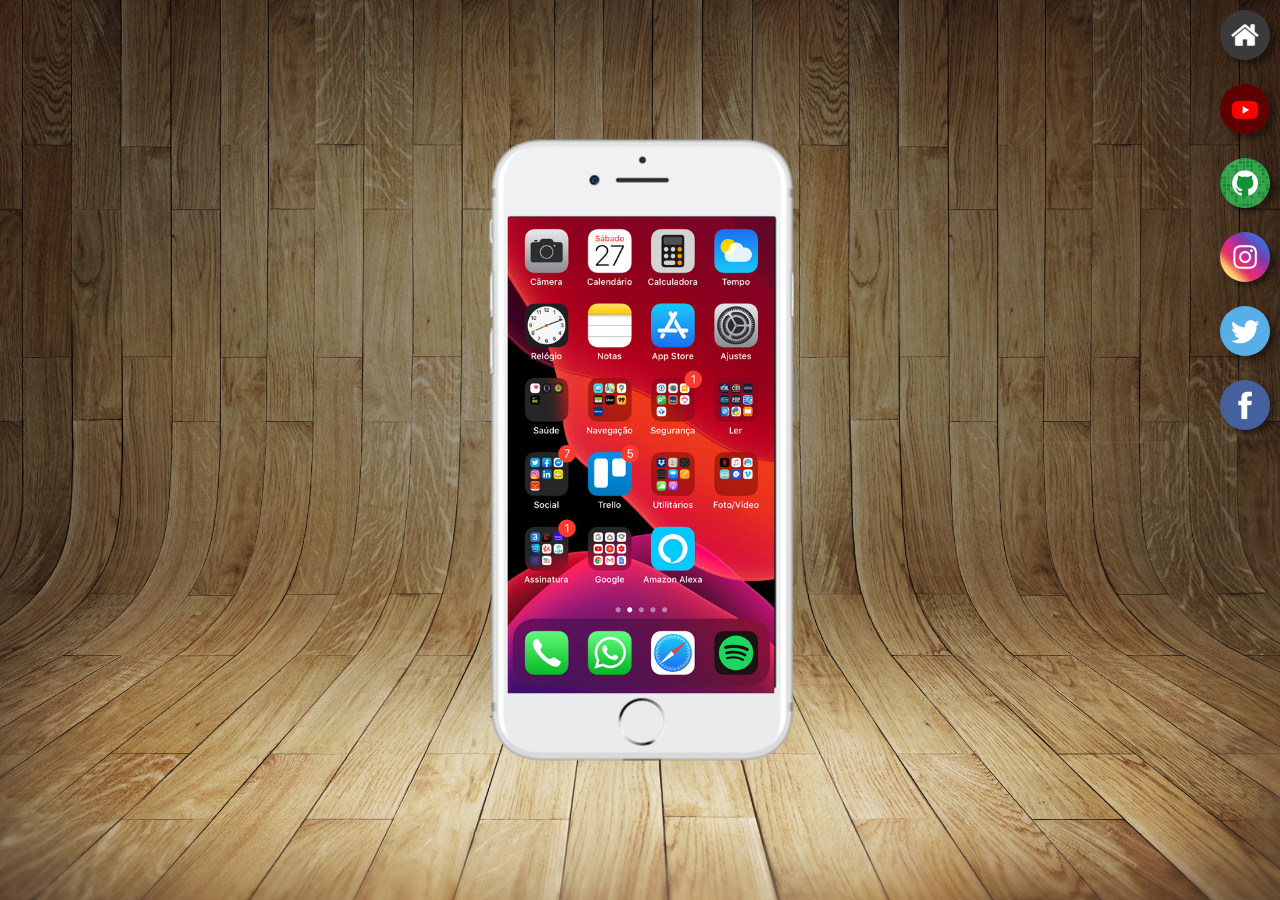
<file: index.html>
<!DOCTYPE html>
<html lang="pt-br">
<head>
    <meta charset="UTF-8">
    <meta http-equiv="X-UA-Compatible" content="IE=edge">
    <meta name="viewport" content="width=device-width, initial-scale=1.0">
    <link rel="shortcut icon" href="favicon.ico" type="image/x-icon">
    <title>Projeto Social</title>
    <link rel="stylesheet" href="estilo/style.css">
</head>
<body>
    <main>
        <section id="telefone">
            <iframe src="home.html" name="tela" id="tela" frameborder="0"></iframe>
            
        </section>
        <section id="redes-sociais">
            <a href="home.html" target="tela"><img src="imagens/logo-home.jpg" alt="Home"></a><br>
            <a href="youtube.html" target="tela"><img src="imagens/logo-youtube.jpg" alt="Youtube"></a><br>
            <a href="github.html" target="tela"><img src="imagens/logo-github.jpg" alt="Github"></a><br>
            <a href="instagram.html" target="tela"><img src="imagens/logo-instagram.jpg" alt="Instagram"></a><br>
            <a href="twitter.html" target="tela"><img src="imagens/logo-twitter.jpg" alt="Twitter"></a><br>
            <a href="facebook.html" target="tela"><img src="imagens/logo-facebook.jpg" alt="Facebook"></a>
        </section>
    </main>
</body>
</html>
</file>
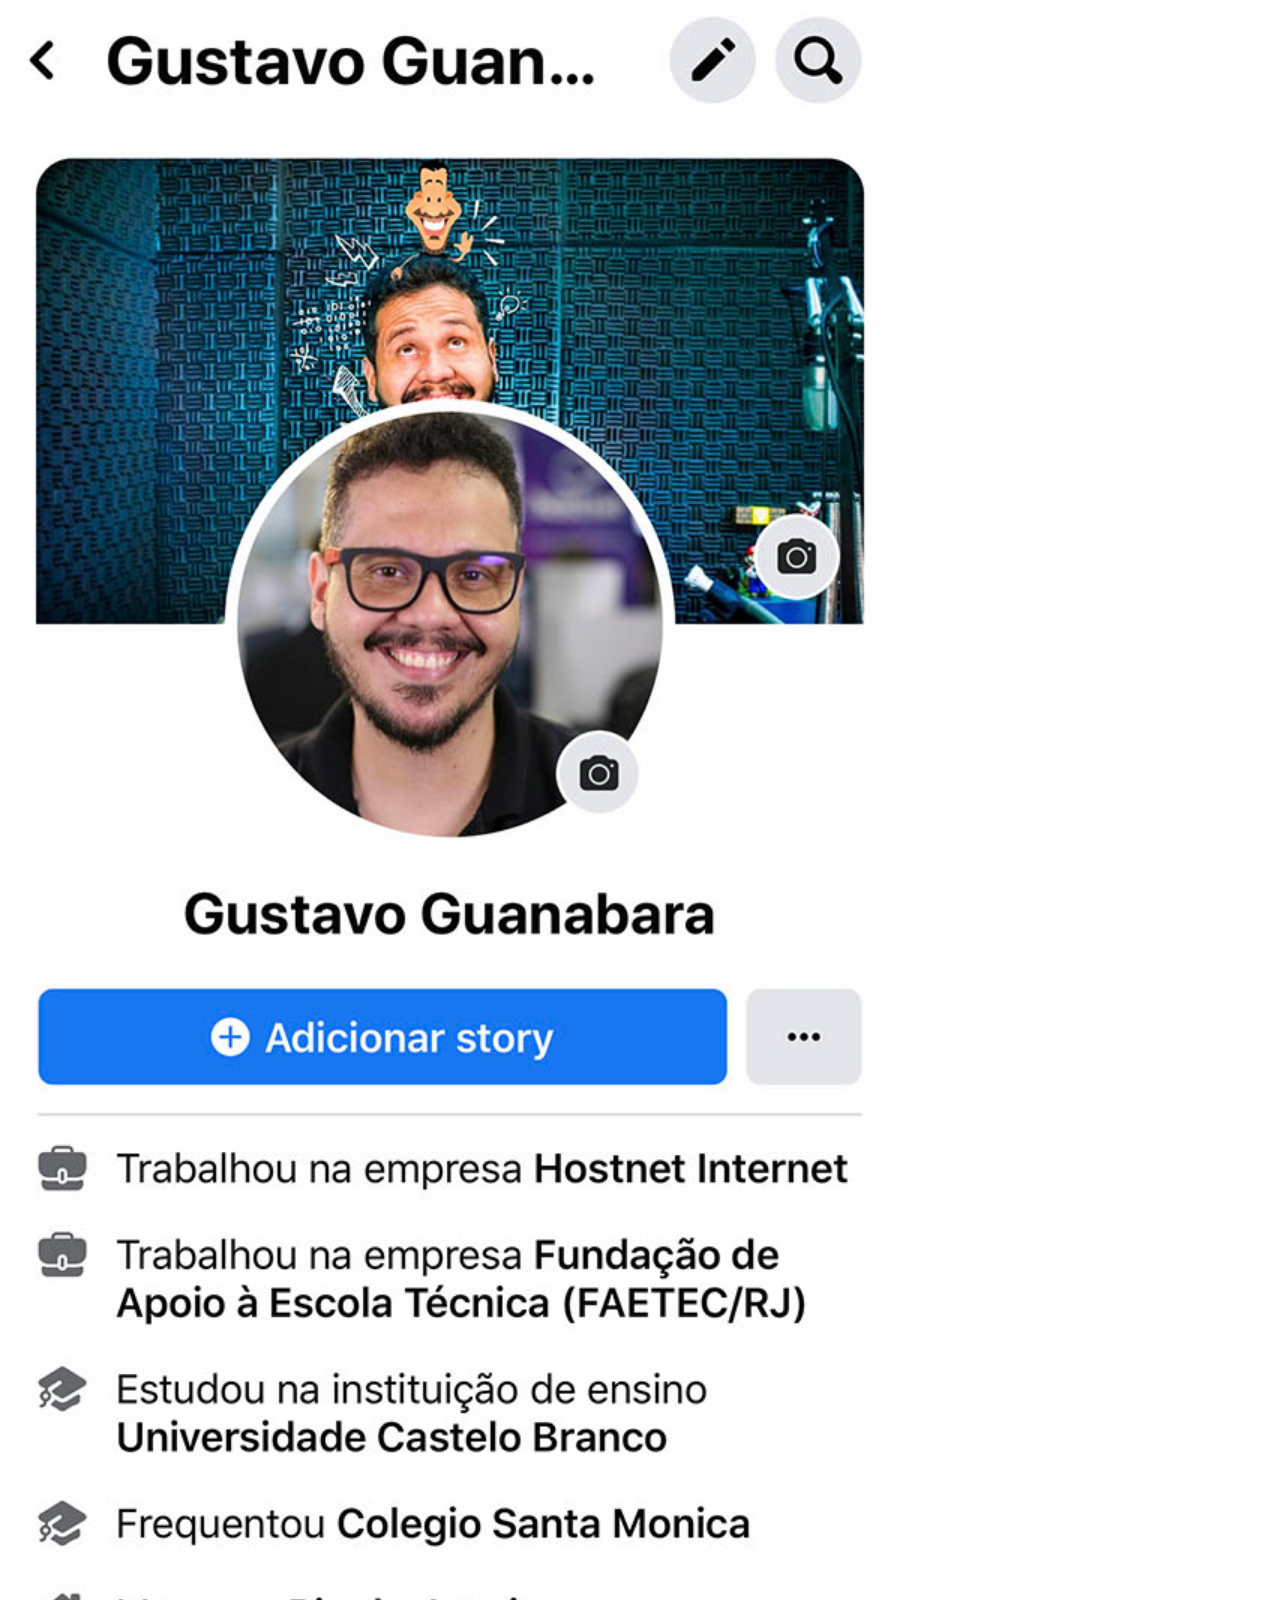
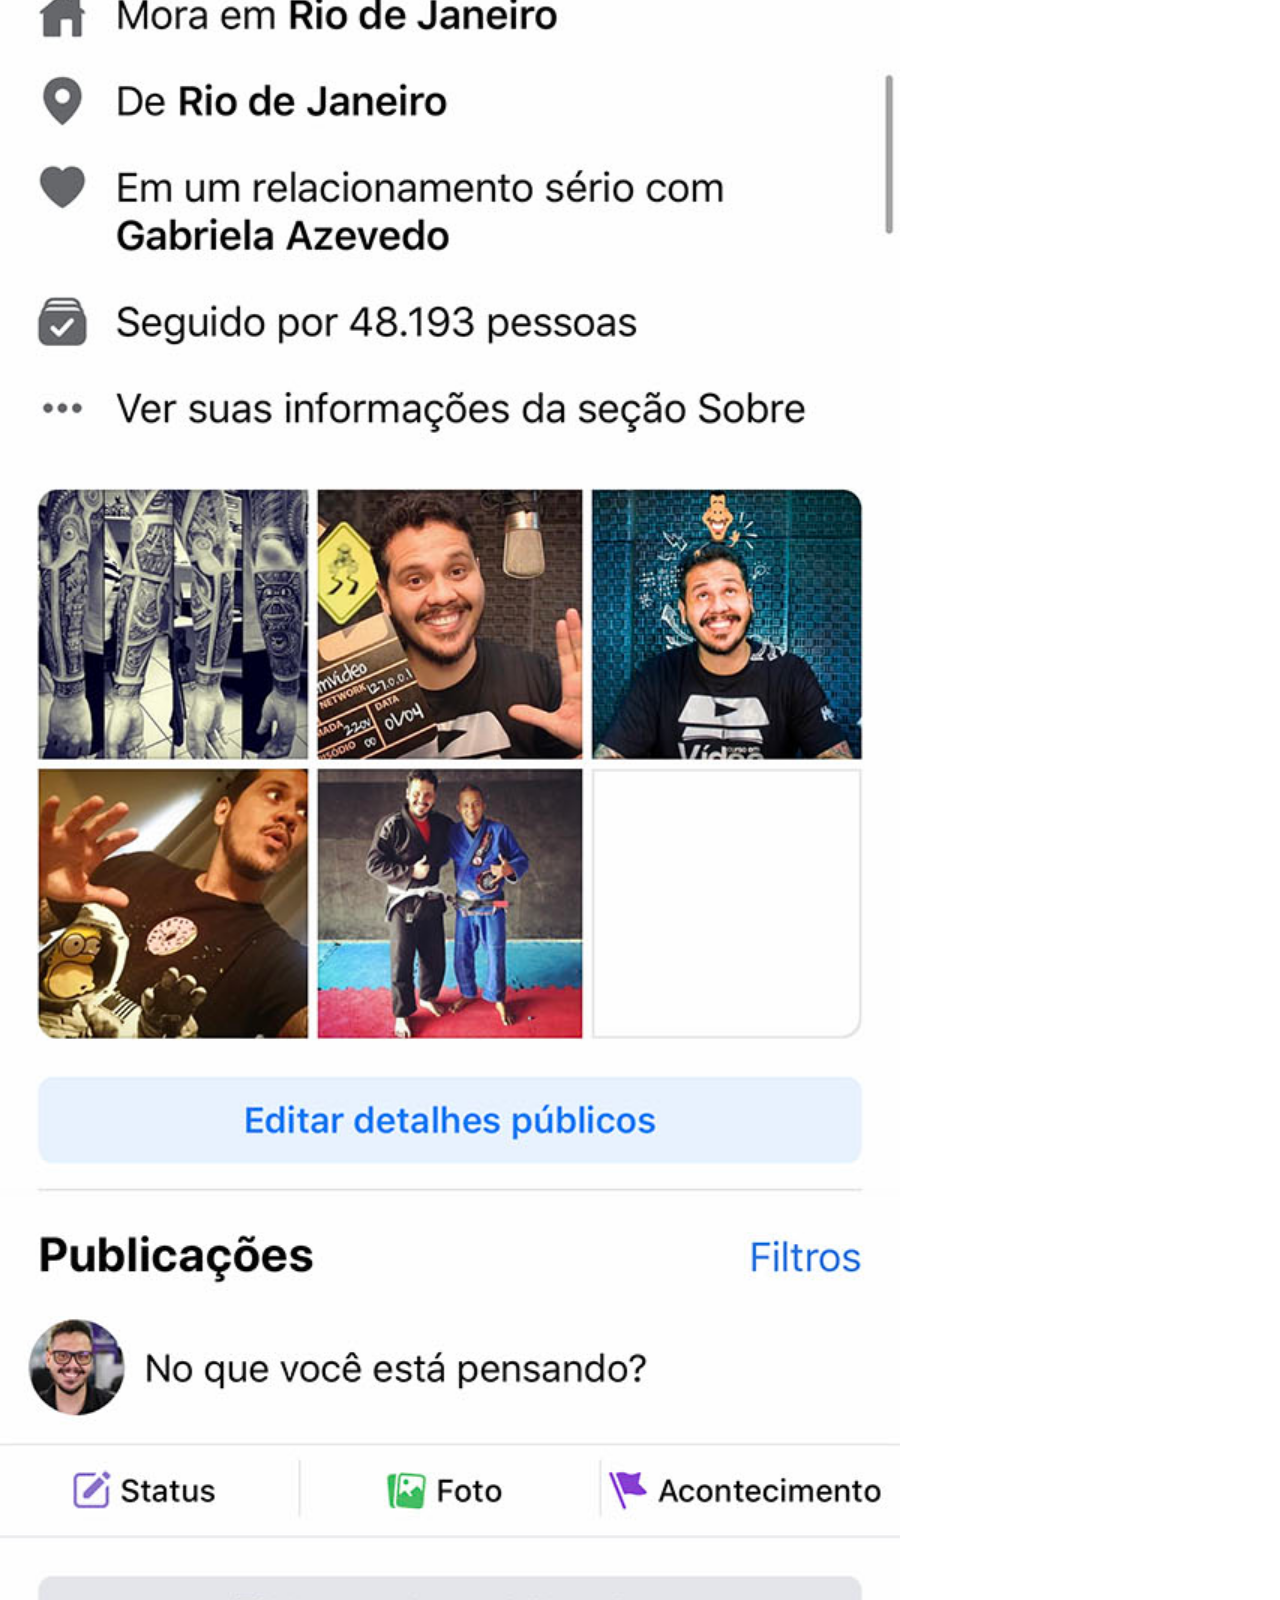
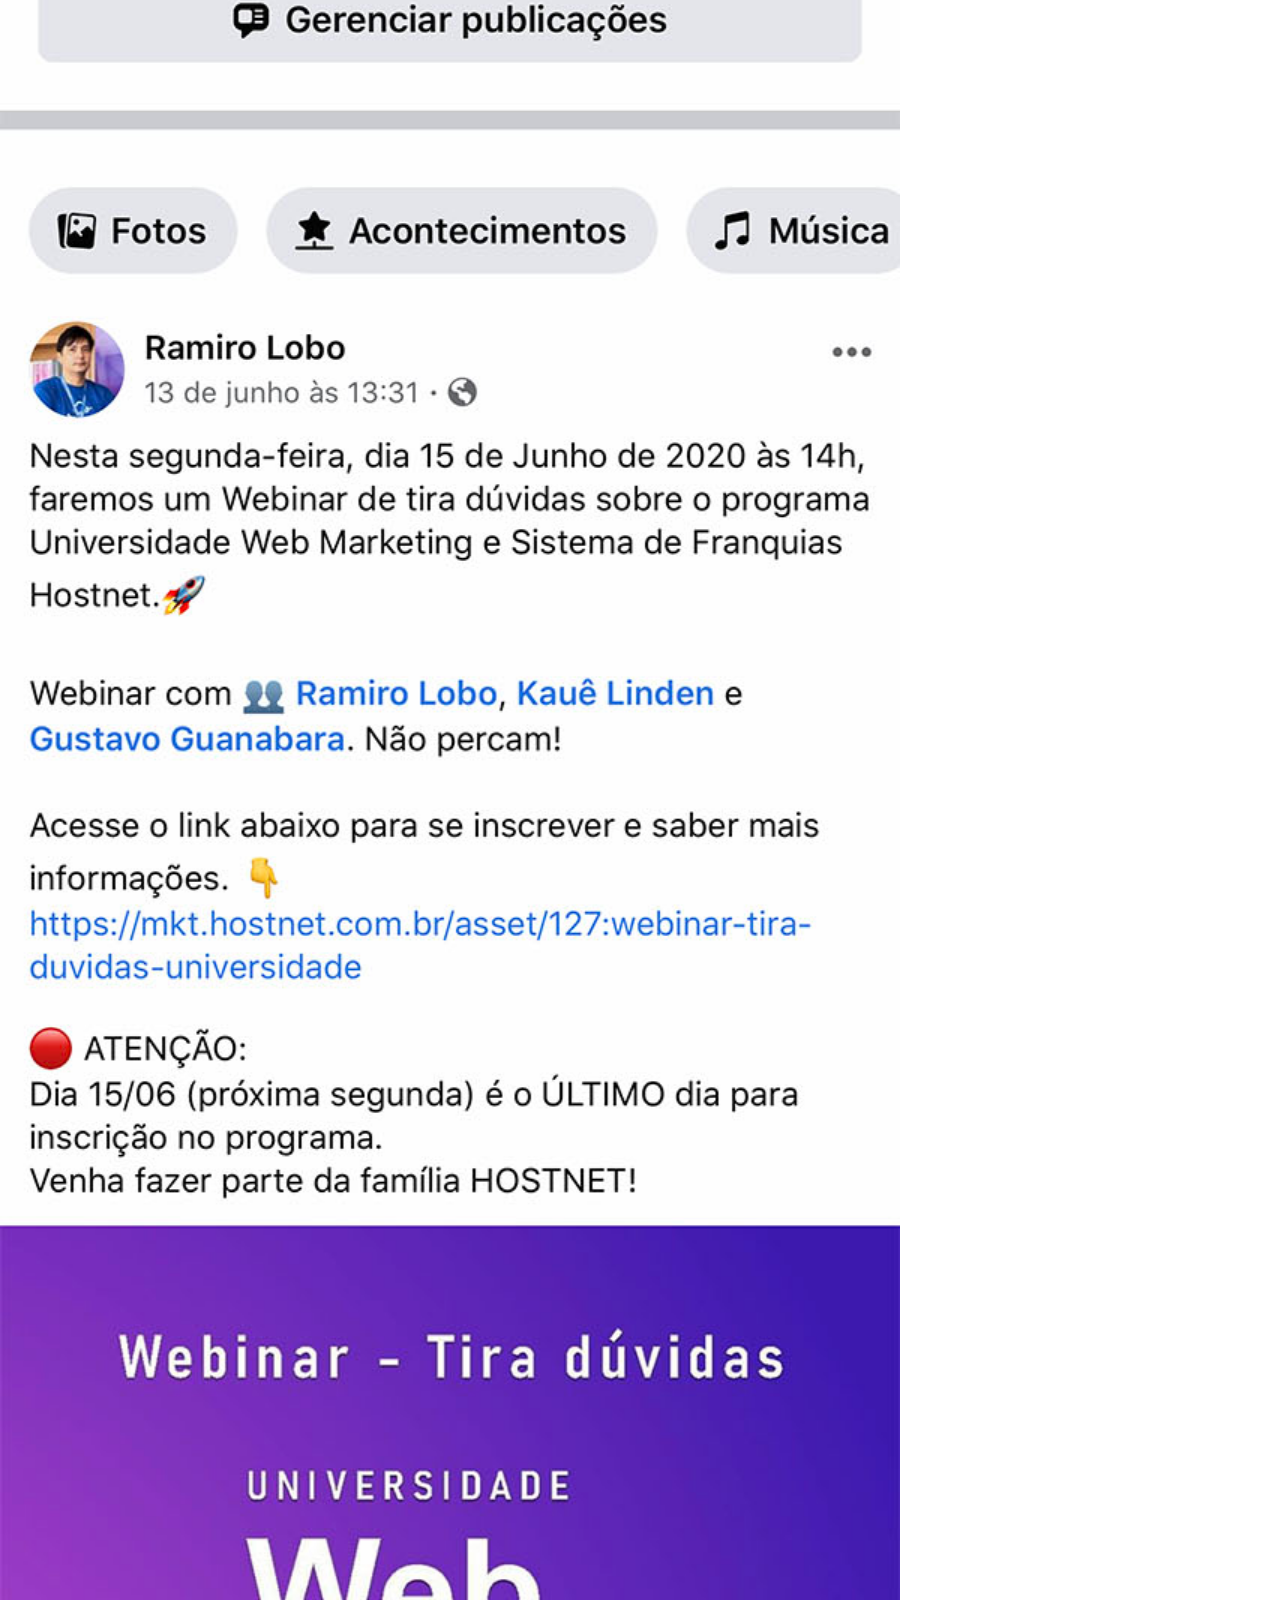
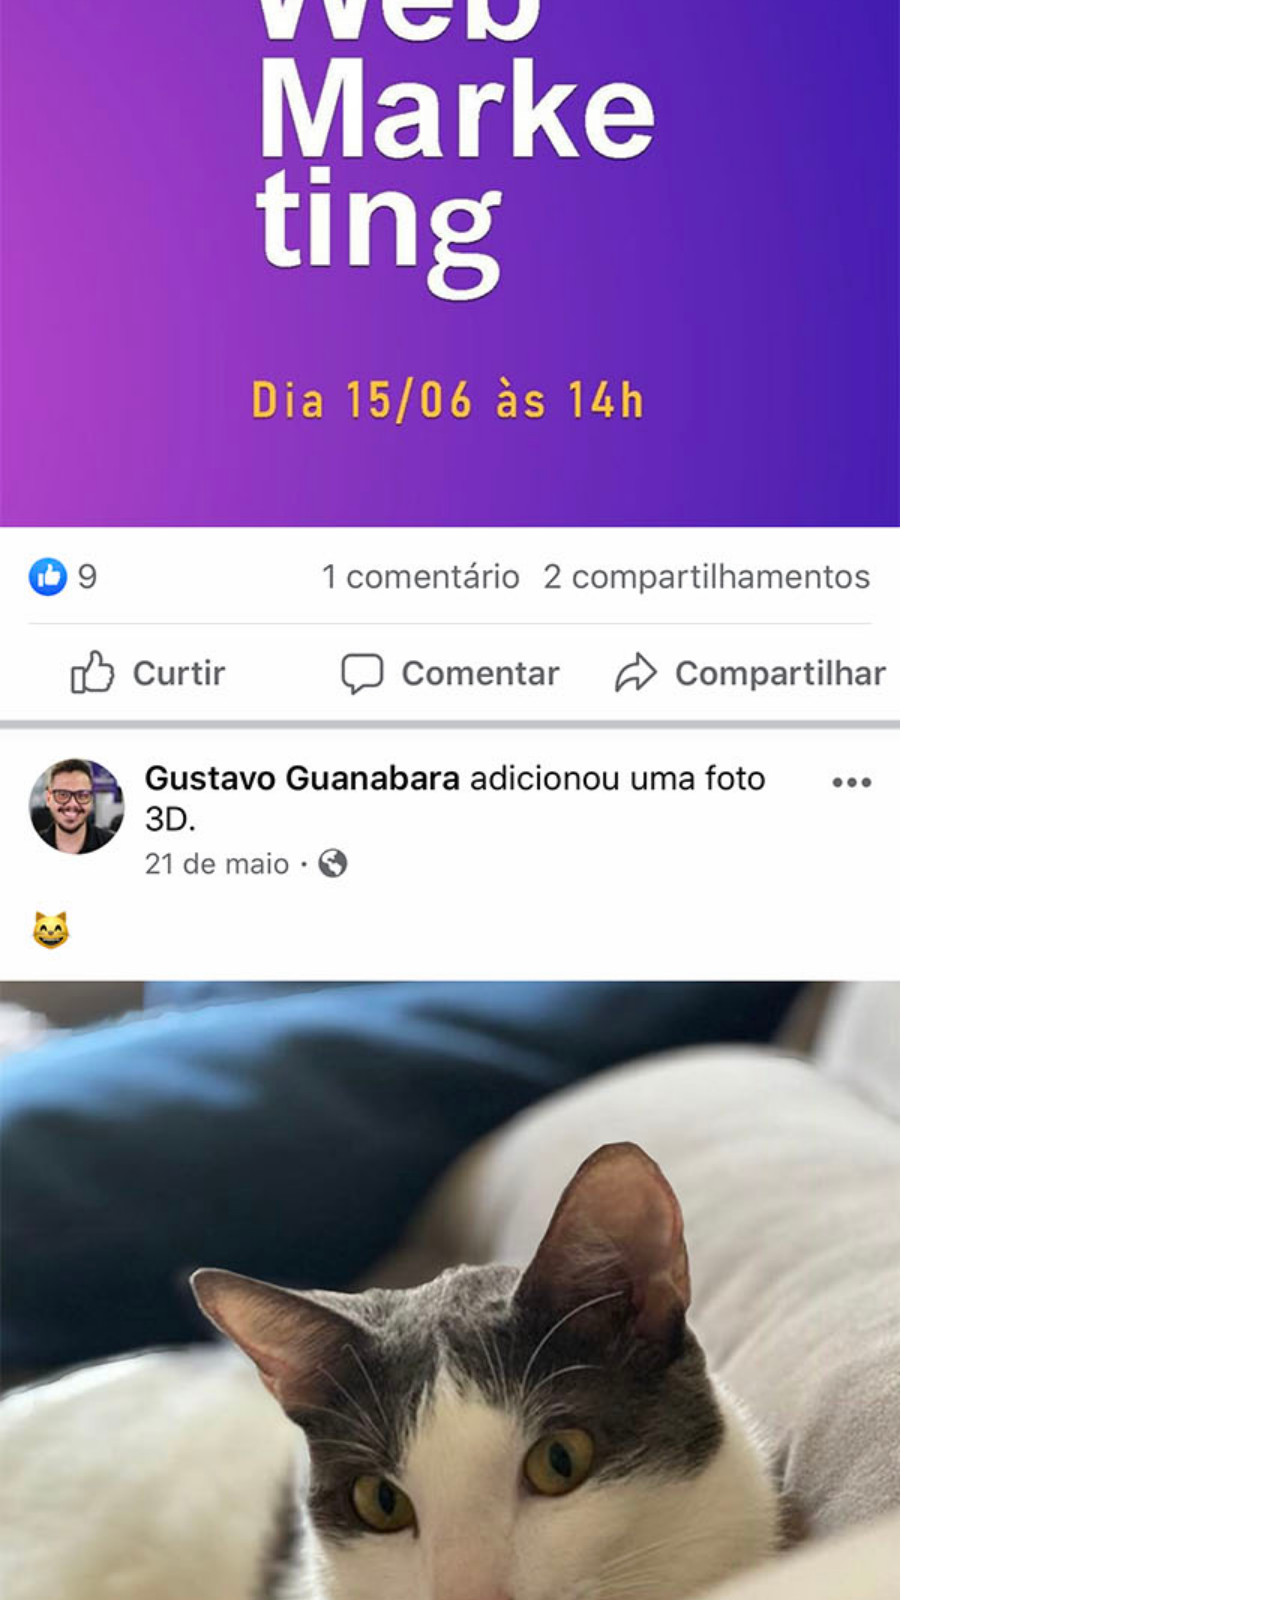
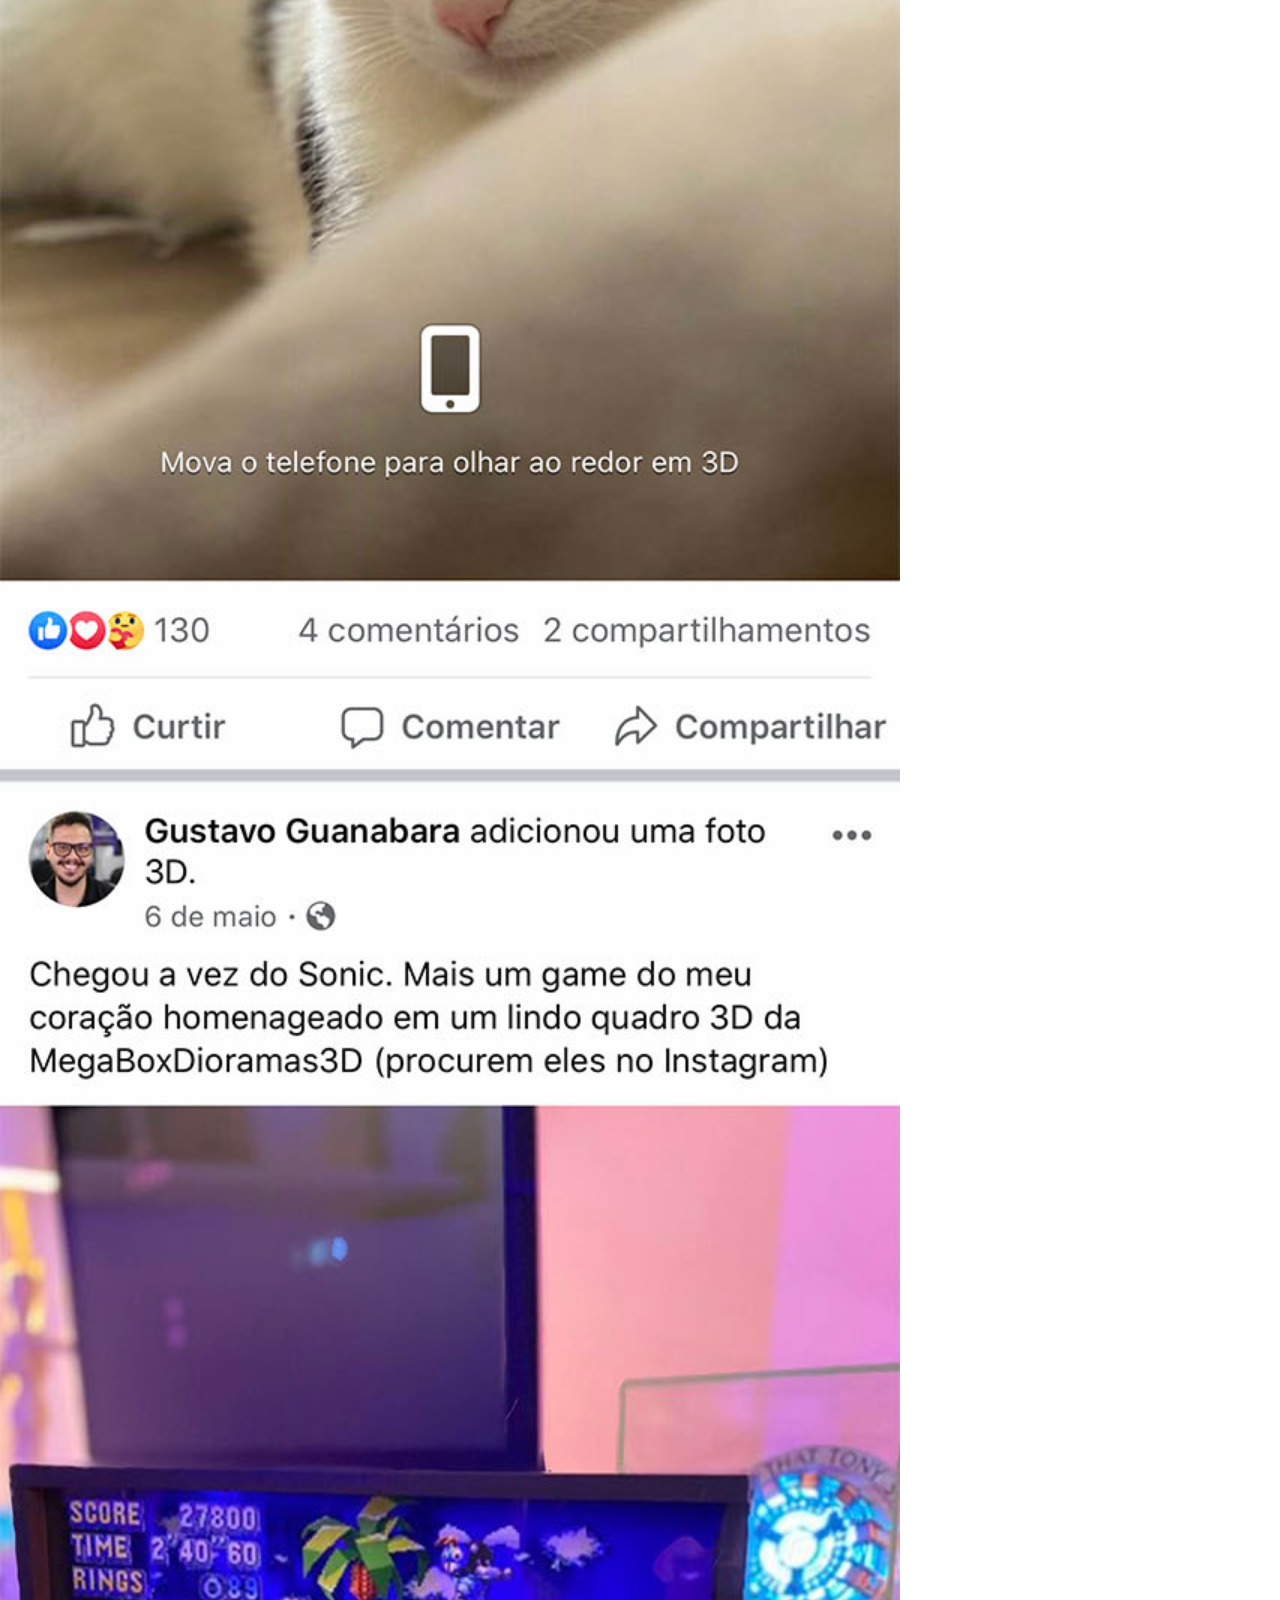
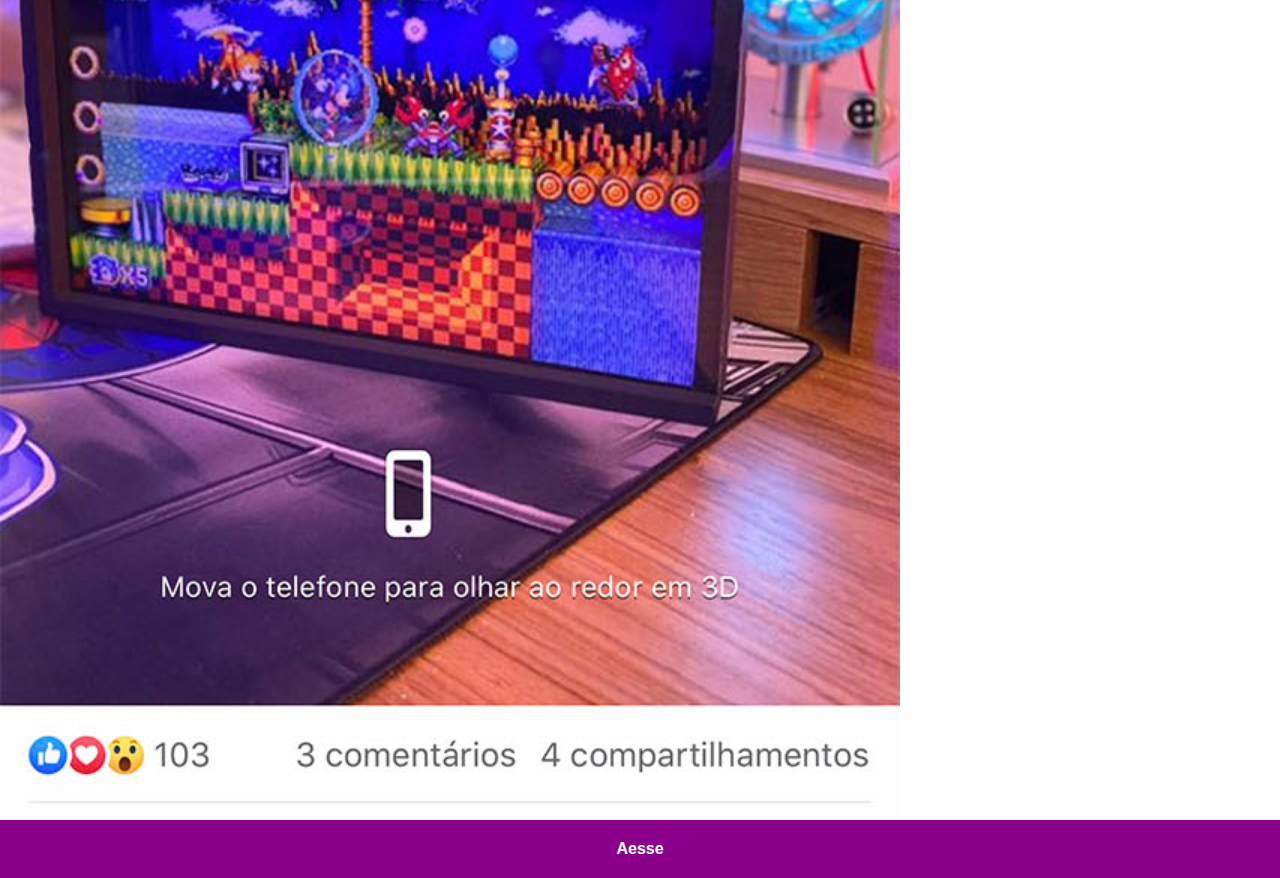
<file: facebook.html>
<!DOCTYPE html>
<html lang="pt-br">
<head>
    <meta charset="UTF-8">
    <meta http-equiv="X-UA-Compatible" content="IE=edge">
    <meta name="viewport" content="width=device-width, initial-scale=1.0">
    <title>Facebbok</title>
    <link rel="stylesheet" href="estilo/tela.css">
</head>
<body>
    <img src="imagens/tela-facebook.jpg" alt="Facebbok">
    <a href="https://www.facebook.com/campaign/landing.php?&campaign_id=1661784632&extra_1=s%7Cc%7C320269324047%7Ce%7Cfacebook%7C&placement=&creative=320269324047&keyword=facebook&partner_id=googlesem&extra_2=campaignid%3D1661784632%26adgroupid%3D63686352403%26matchtype%3De%26network%3Dg%26source%3Dnotmobile%26search_or_content%3Ds%26device%3Dc%26devicemodel%3D%26adposition%3D%26target%3D%26targetid%3Dkwd-541132862%26loc_physical_ms%3D1001729%26loc_interest_ms%3D%26feeditemid%3D%26param1%3D%26param2%3D&gclid=EAIaIQobChMI9oLc6NXb-AIVCtORCh01Mw6mEAAYASAAEgKnyfD_BwE">Aesse</a>
</body>
</html>
</file>
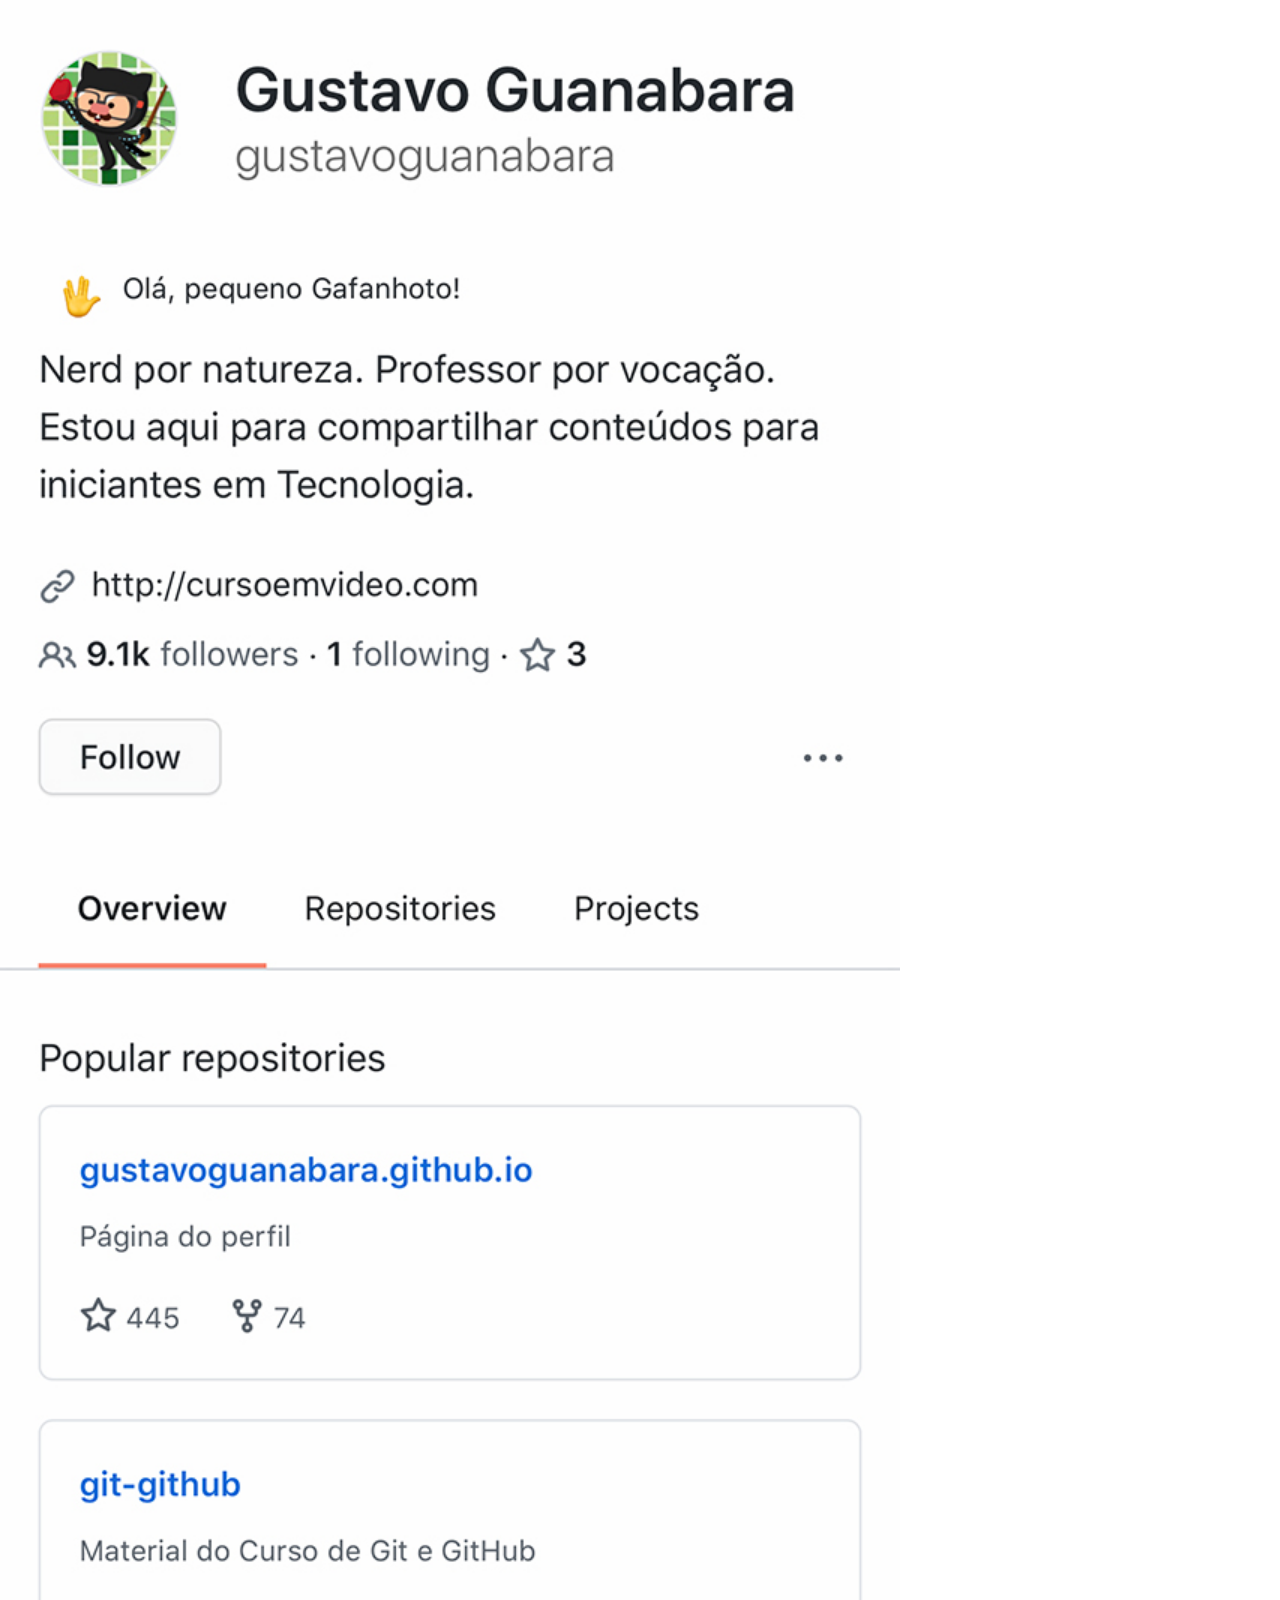
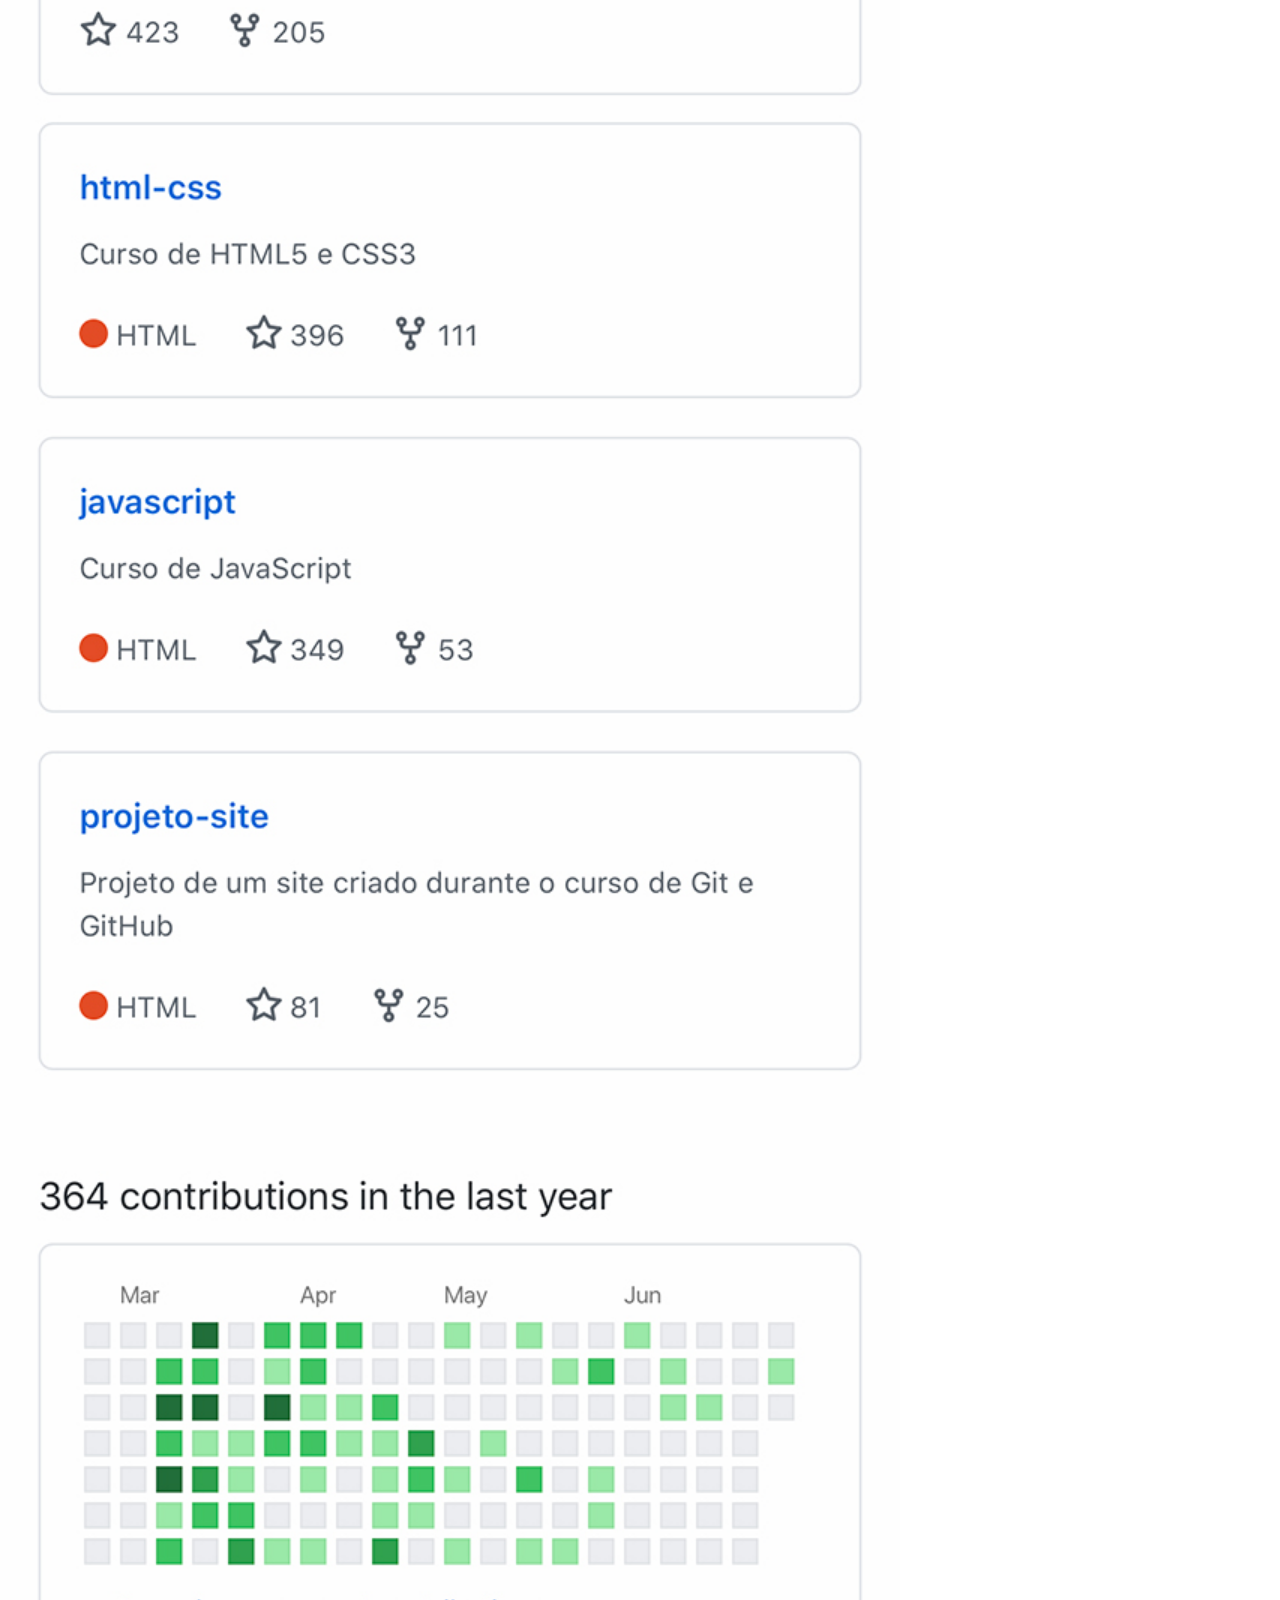
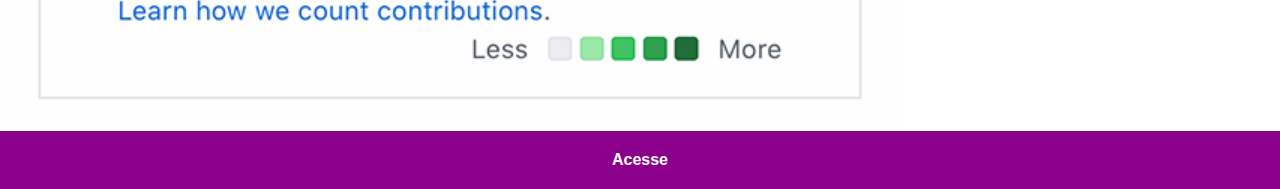
<file: github.html>
<!DOCTYPE html>
<html lang="pt-br">
<head>
    <meta charset="UTF-8">
    <meta http-equiv="X-UA-Compatible" content="IE=edge">
    <meta name="viewport" content="width=device-width, initial-scale=1.0">
    <title>GitHub</title>
    <link rel="stylesheet" href="estilo/tela.css">
</head>
<body>
    <img src="imagens/tela-github.jpg" alt="GitHub">
    <a href="https://github.com/pguevara135" target="_blank">Acesse</a>
</body>
</html>
</file>
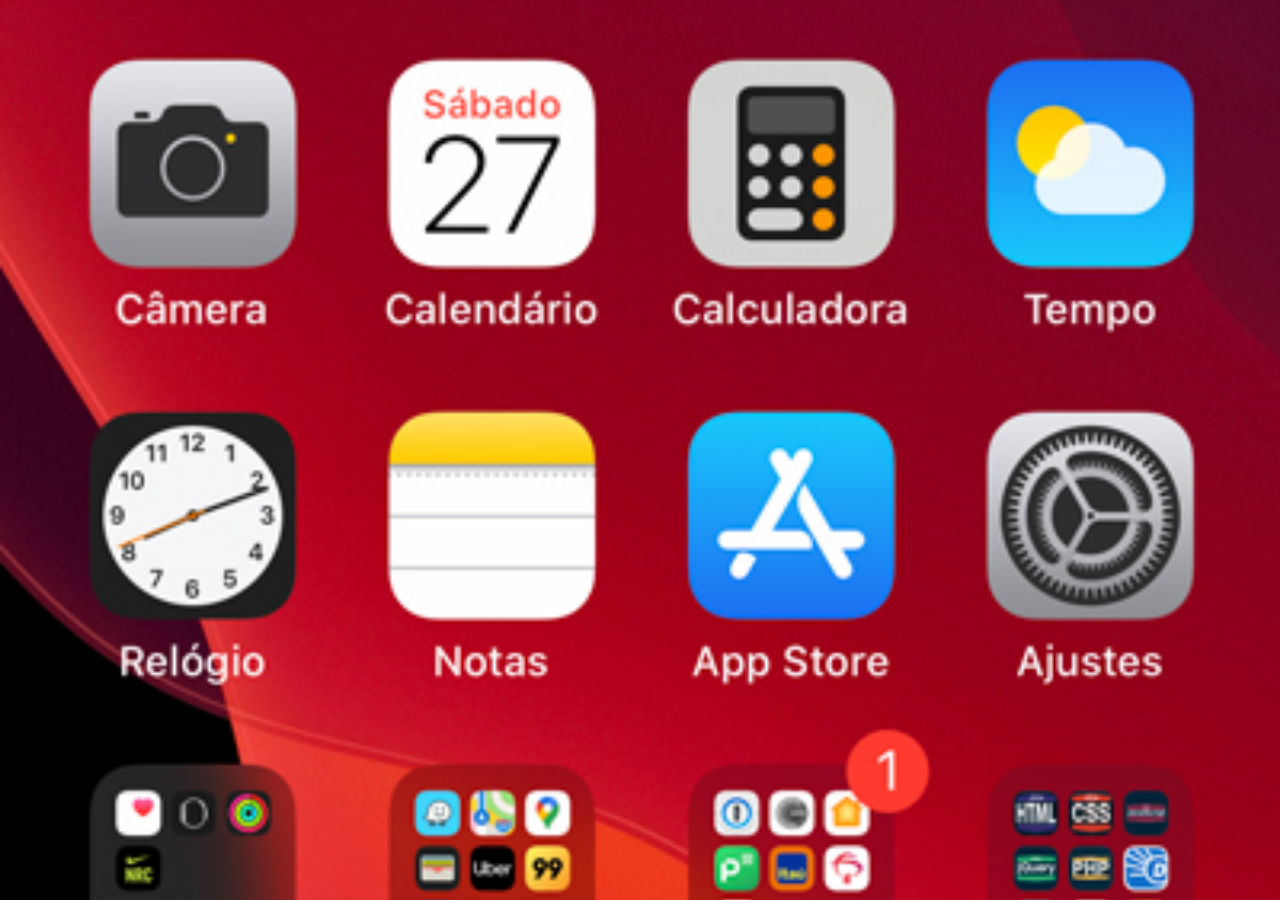
<file: home.html>
<!DOCTYPE html>
<html lang="pt-br">
<head>
    <meta charset="UTF-8">
    <meta http-equiv="X-UA-Compatible" content="IE=edge">
    <meta name="viewport" content="width=device-width, initial-scale=1.0">
    <title>Home</title>
    <link rel="stylesheet" href="estilo/home.css">
</head>
<body>
    
</body>
</html>
</file>
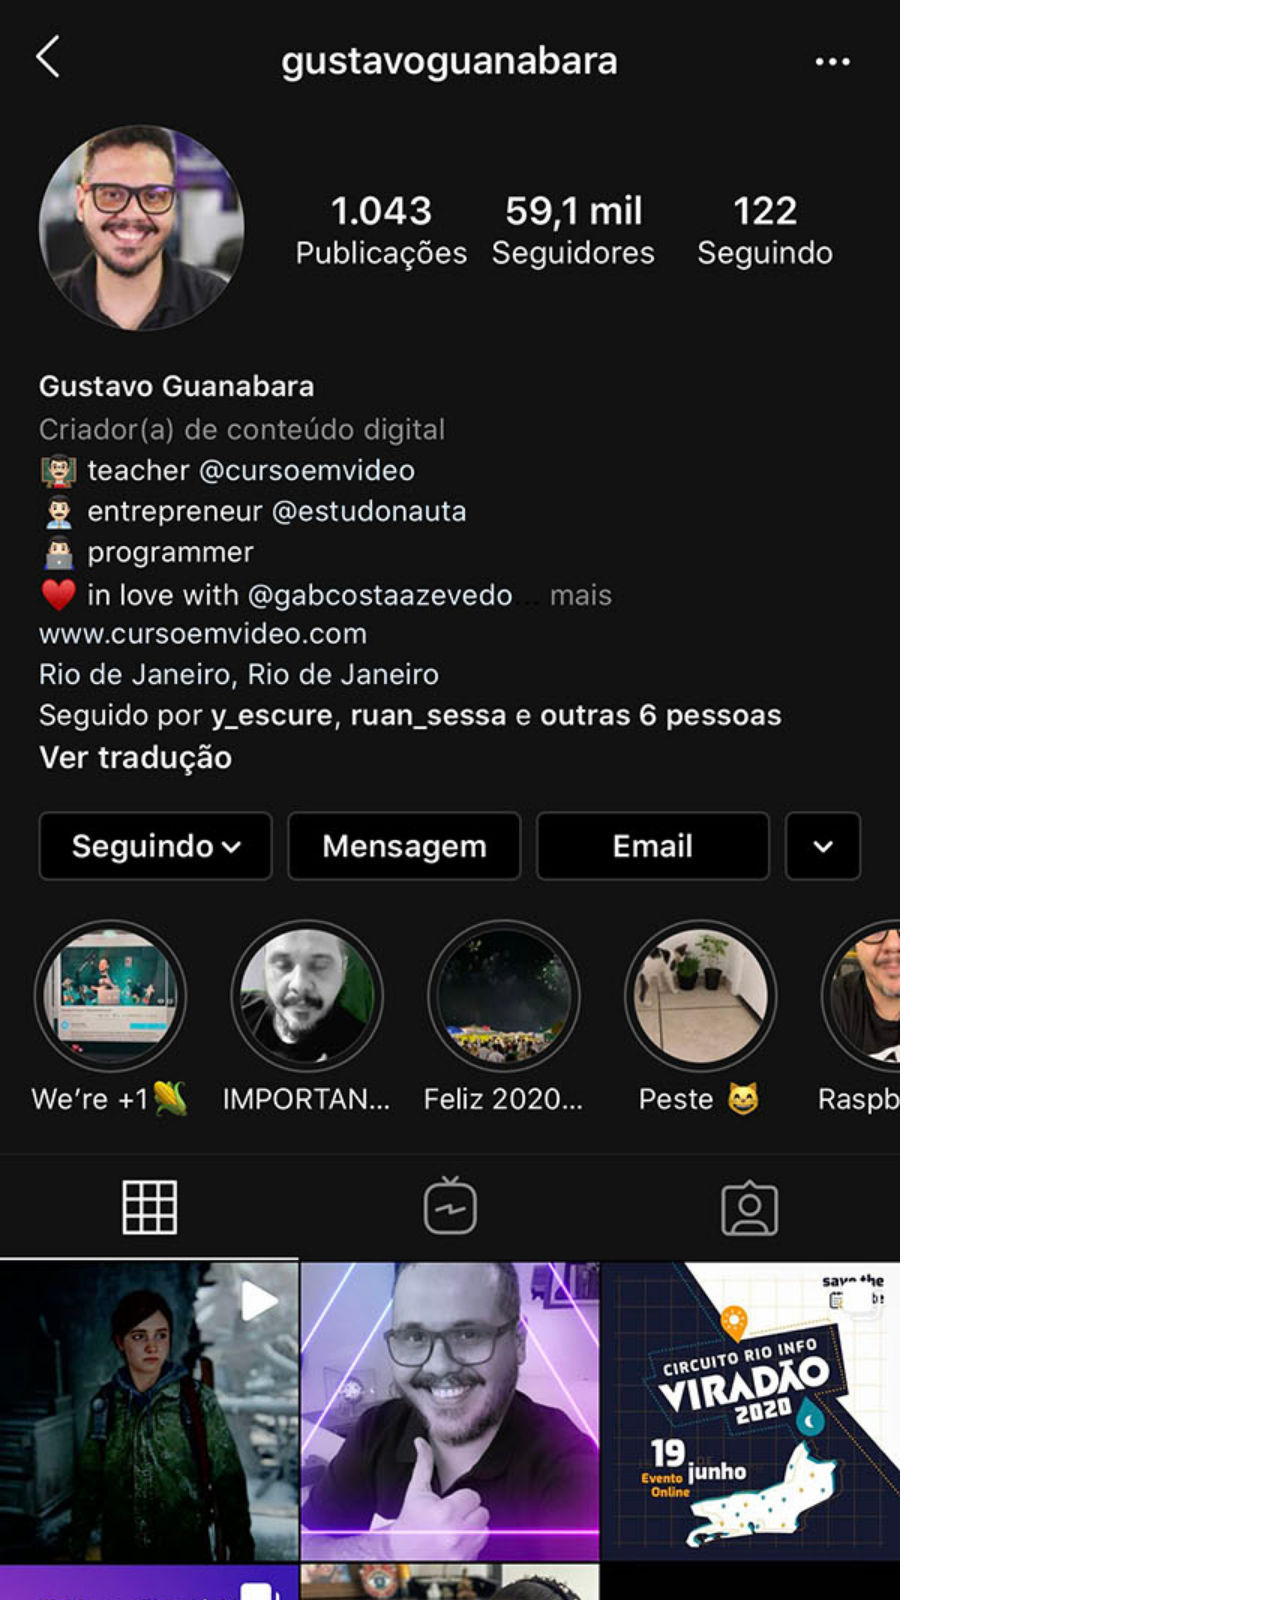
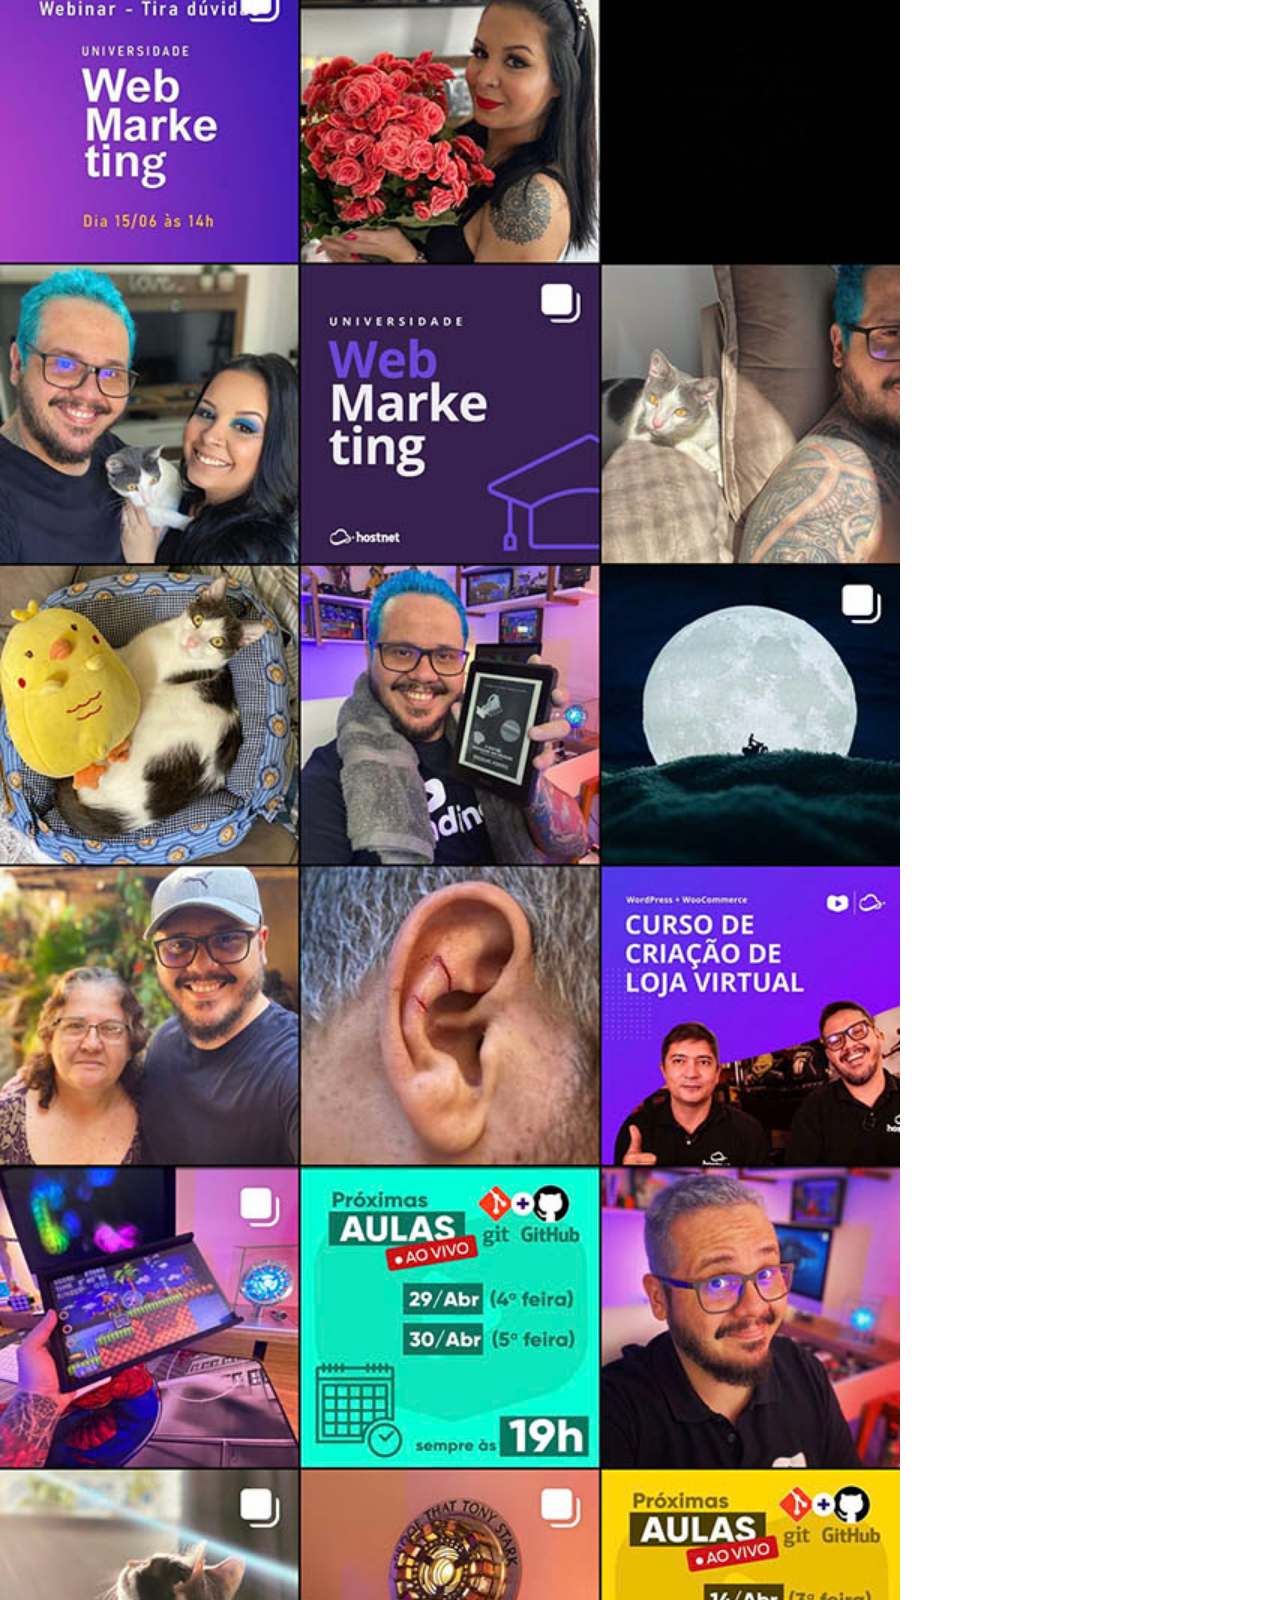
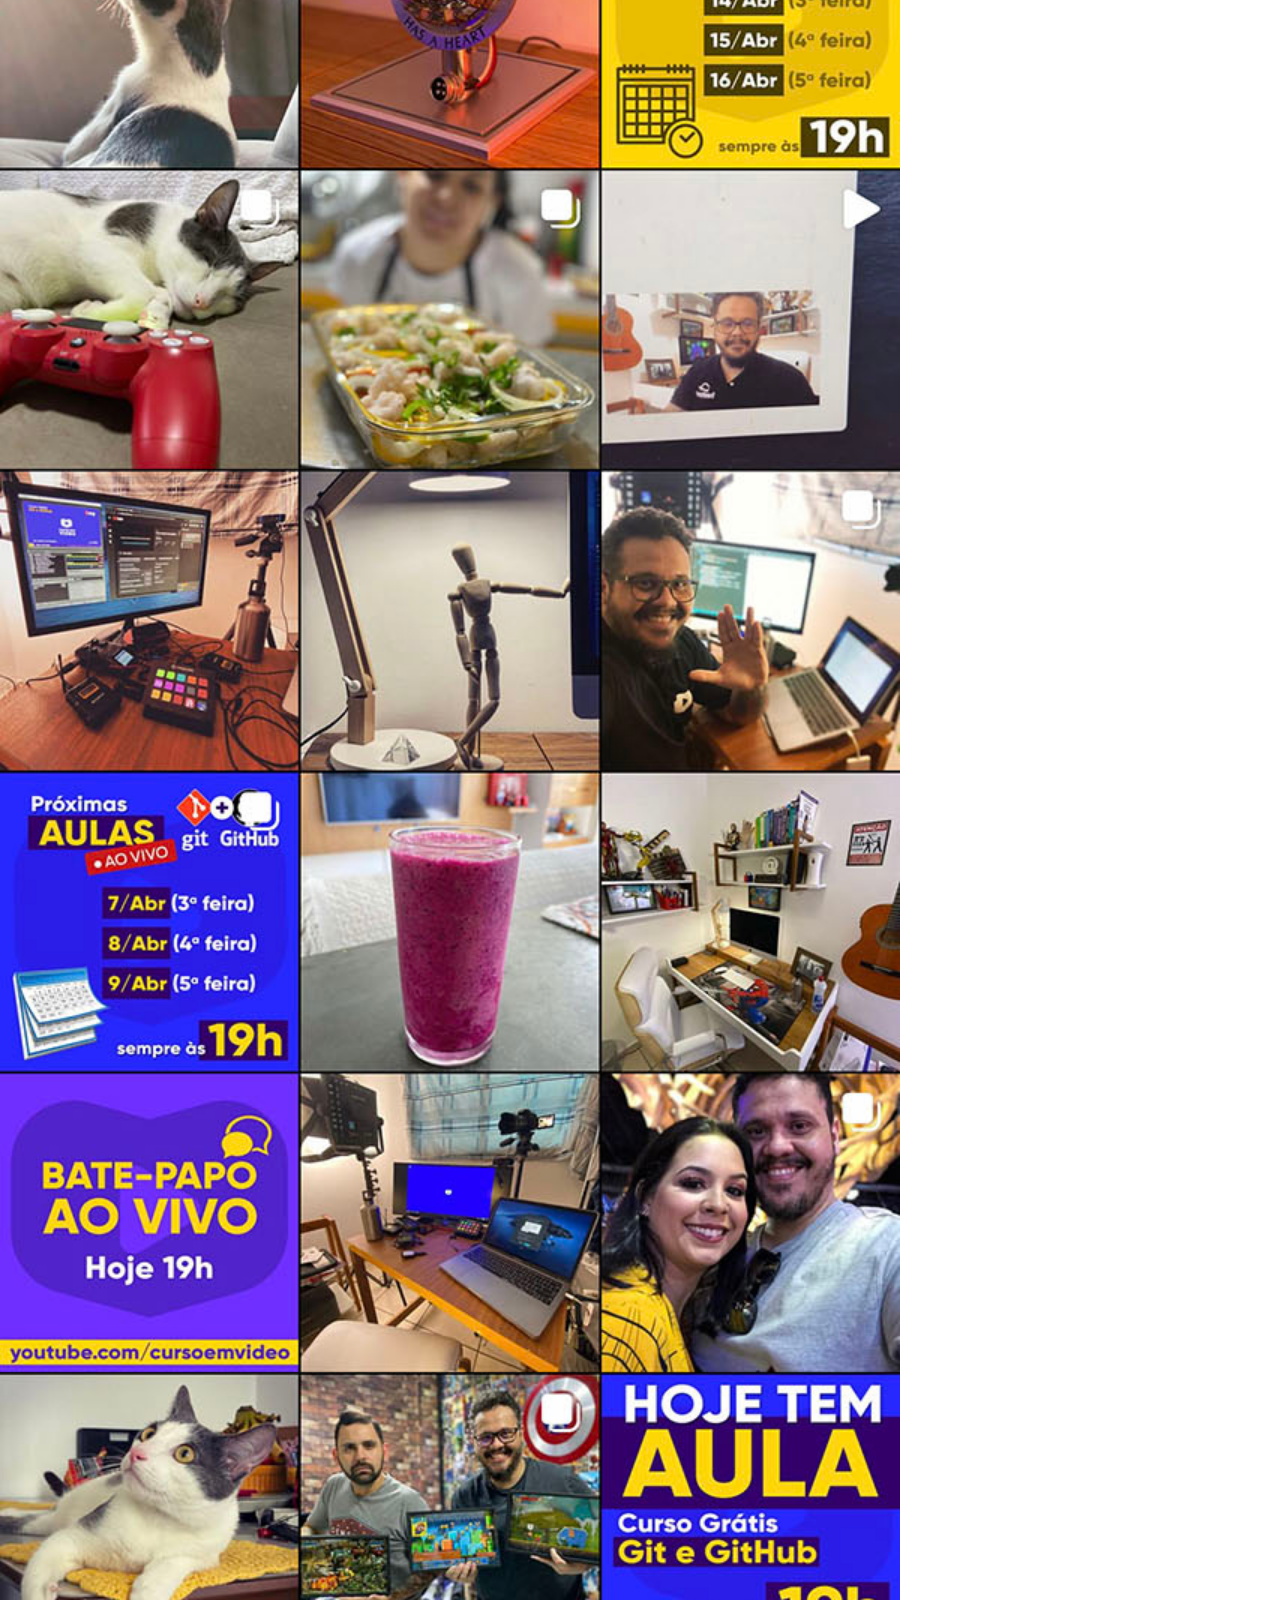
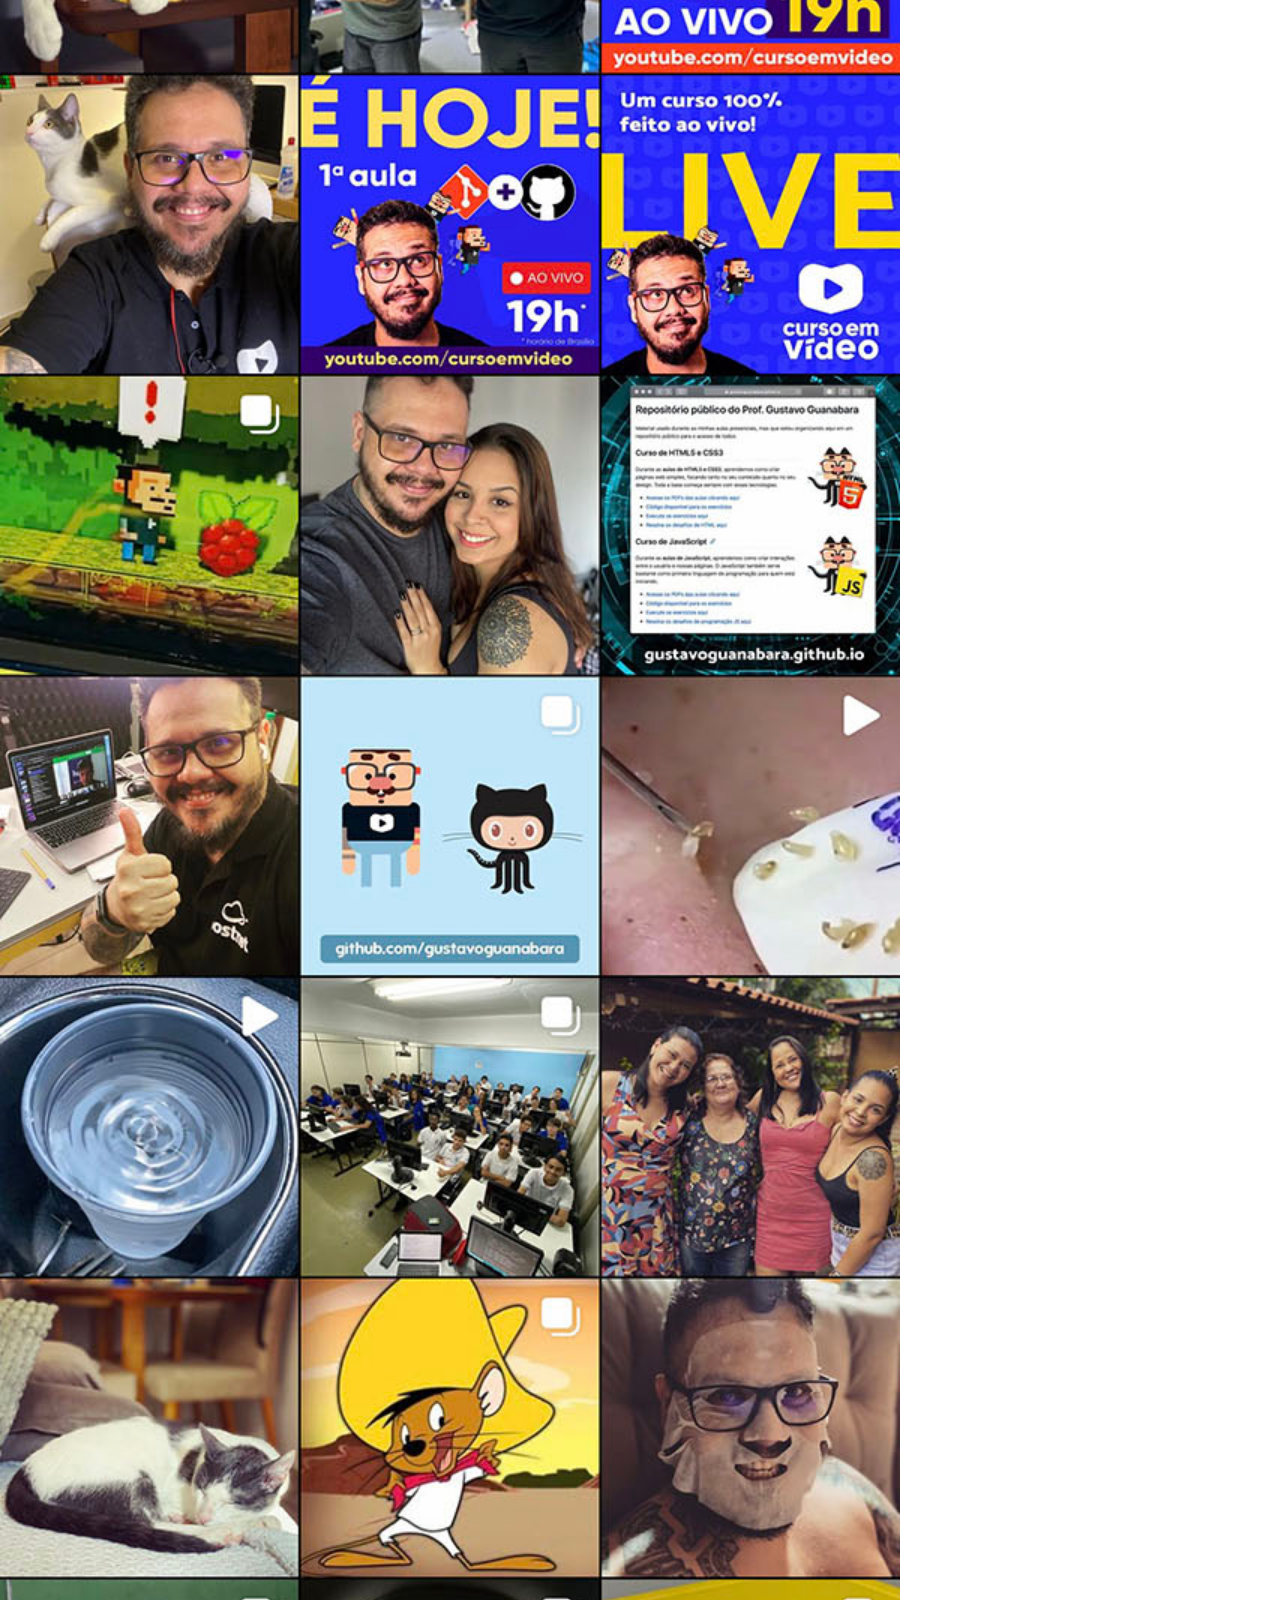
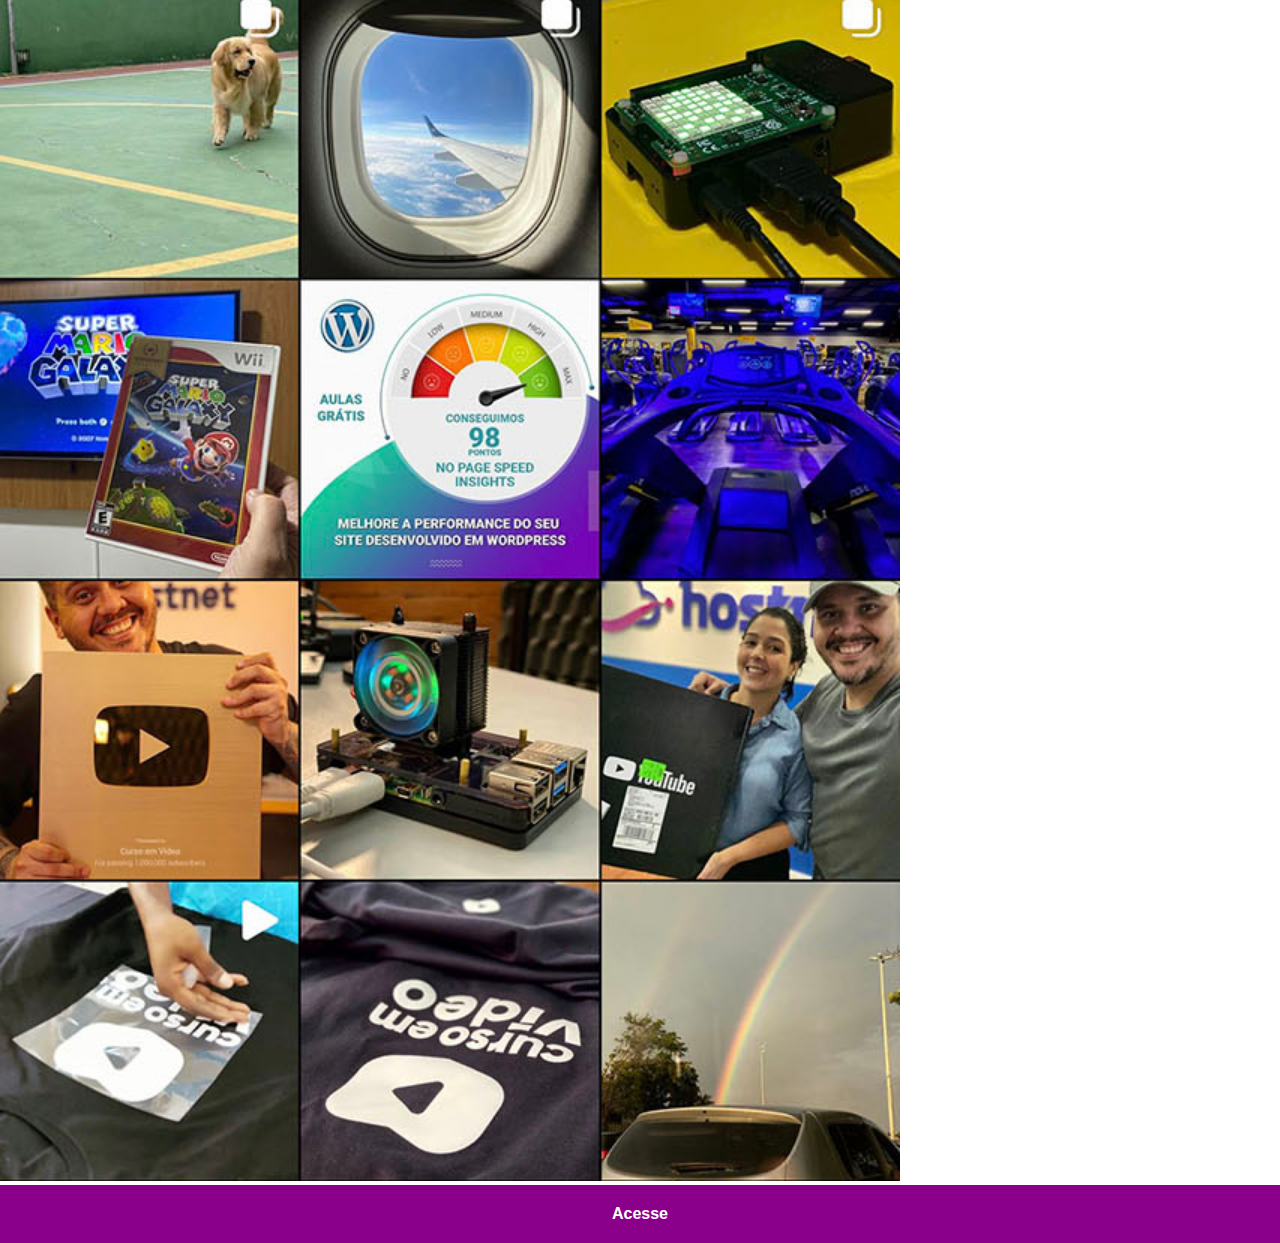
<file: instagram.html>
<!DOCTYPE html>
<html lang="pt-br">
<head>
    <meta charset="UTF-8">
    <meta http-equiv="X-UA-Compatible" content="IE=edge">
    <meta name="viewport" content="width=device-width, initial-scale=1.0">
    <title>Instagram</title>
    <link rel="stylesheet" href="estilo/tela.css">
</head>
<body>
    <img src="imagens/tela-instagram.jpg" alt="Instagram">
    <a href="https://www.instagram.com/sem/campaign/emailsignup/?campaign_id=13534421690&extra_1=s|c|547348930993|e|instagram%20%27|&placement=&creative=547348930993&keyword=instagram%20%27&partner_id=googlesem&extra_2=campaignid%3D13534421690%26adgroupid%3D126262409974%26matchtype%3De%26network%3Dg%26source%3Dnotmobile%26search_or_content%3Ds%26device%3Dc%26devicemodel%3D%26adposition%3D%26target%3D%26targetid%3Dkwd-1321618851291%26loc_physical_ms%3D1001729%26loc_interest_ms%3D%26feeditemid%3D%26param1%3D%26param2%3D&gclid=EAIaIQobChMInduwvtTb-AIVQuZcCh2p_QG7EAAYASAAEgIjo_D_BwE">Acesse</a>
</body>
</html>
</file>
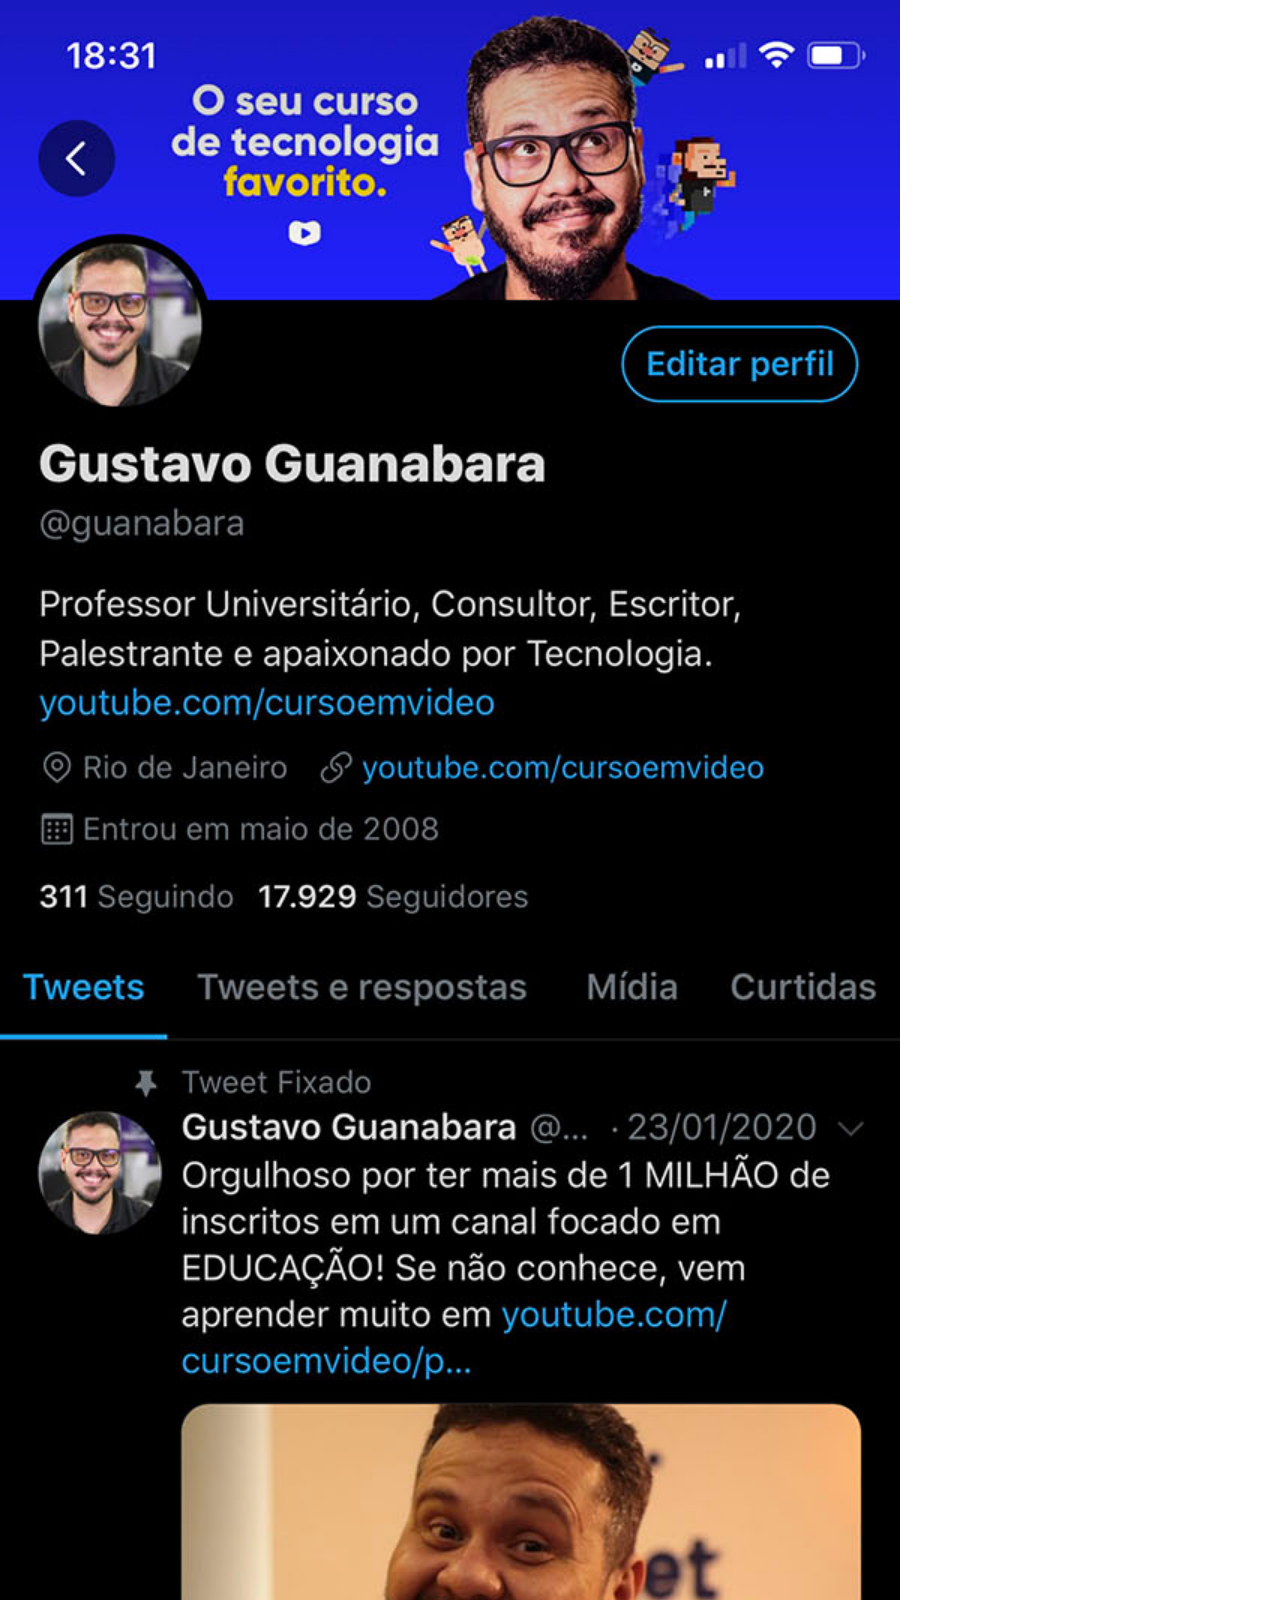
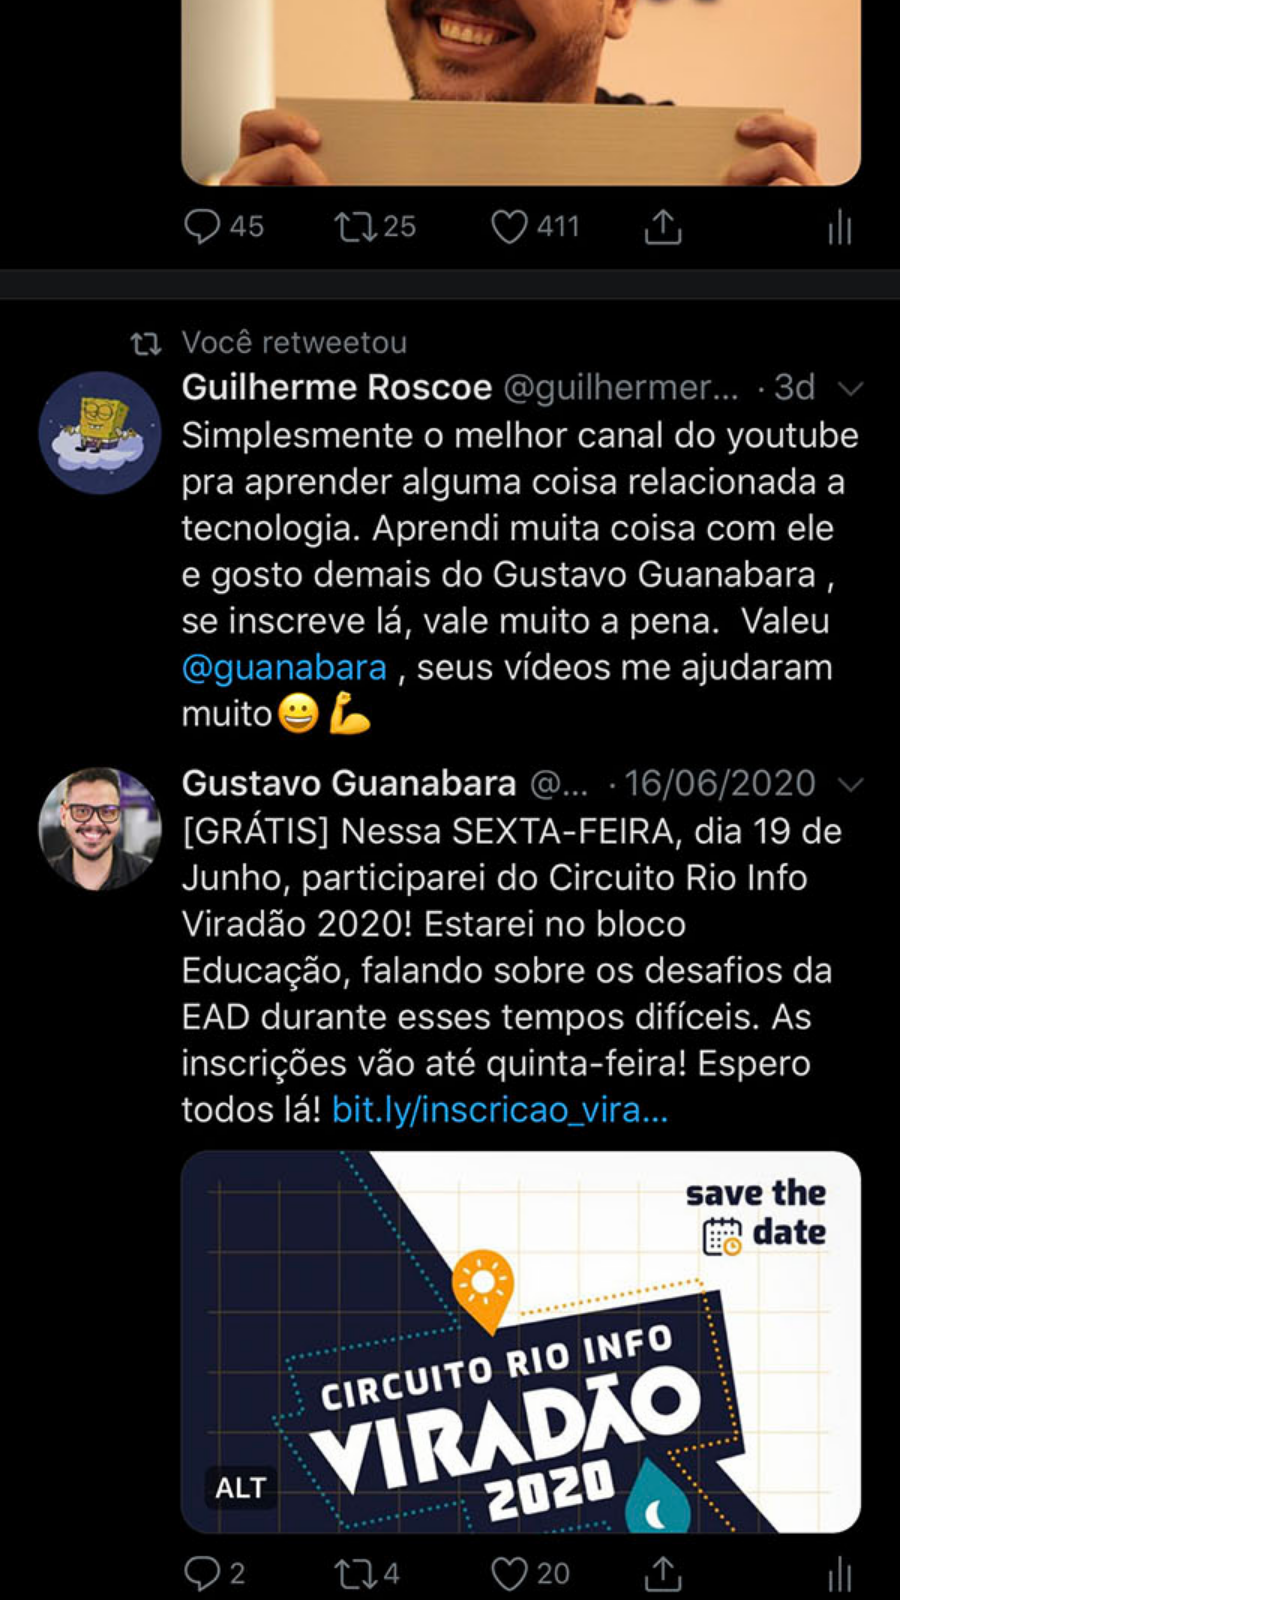
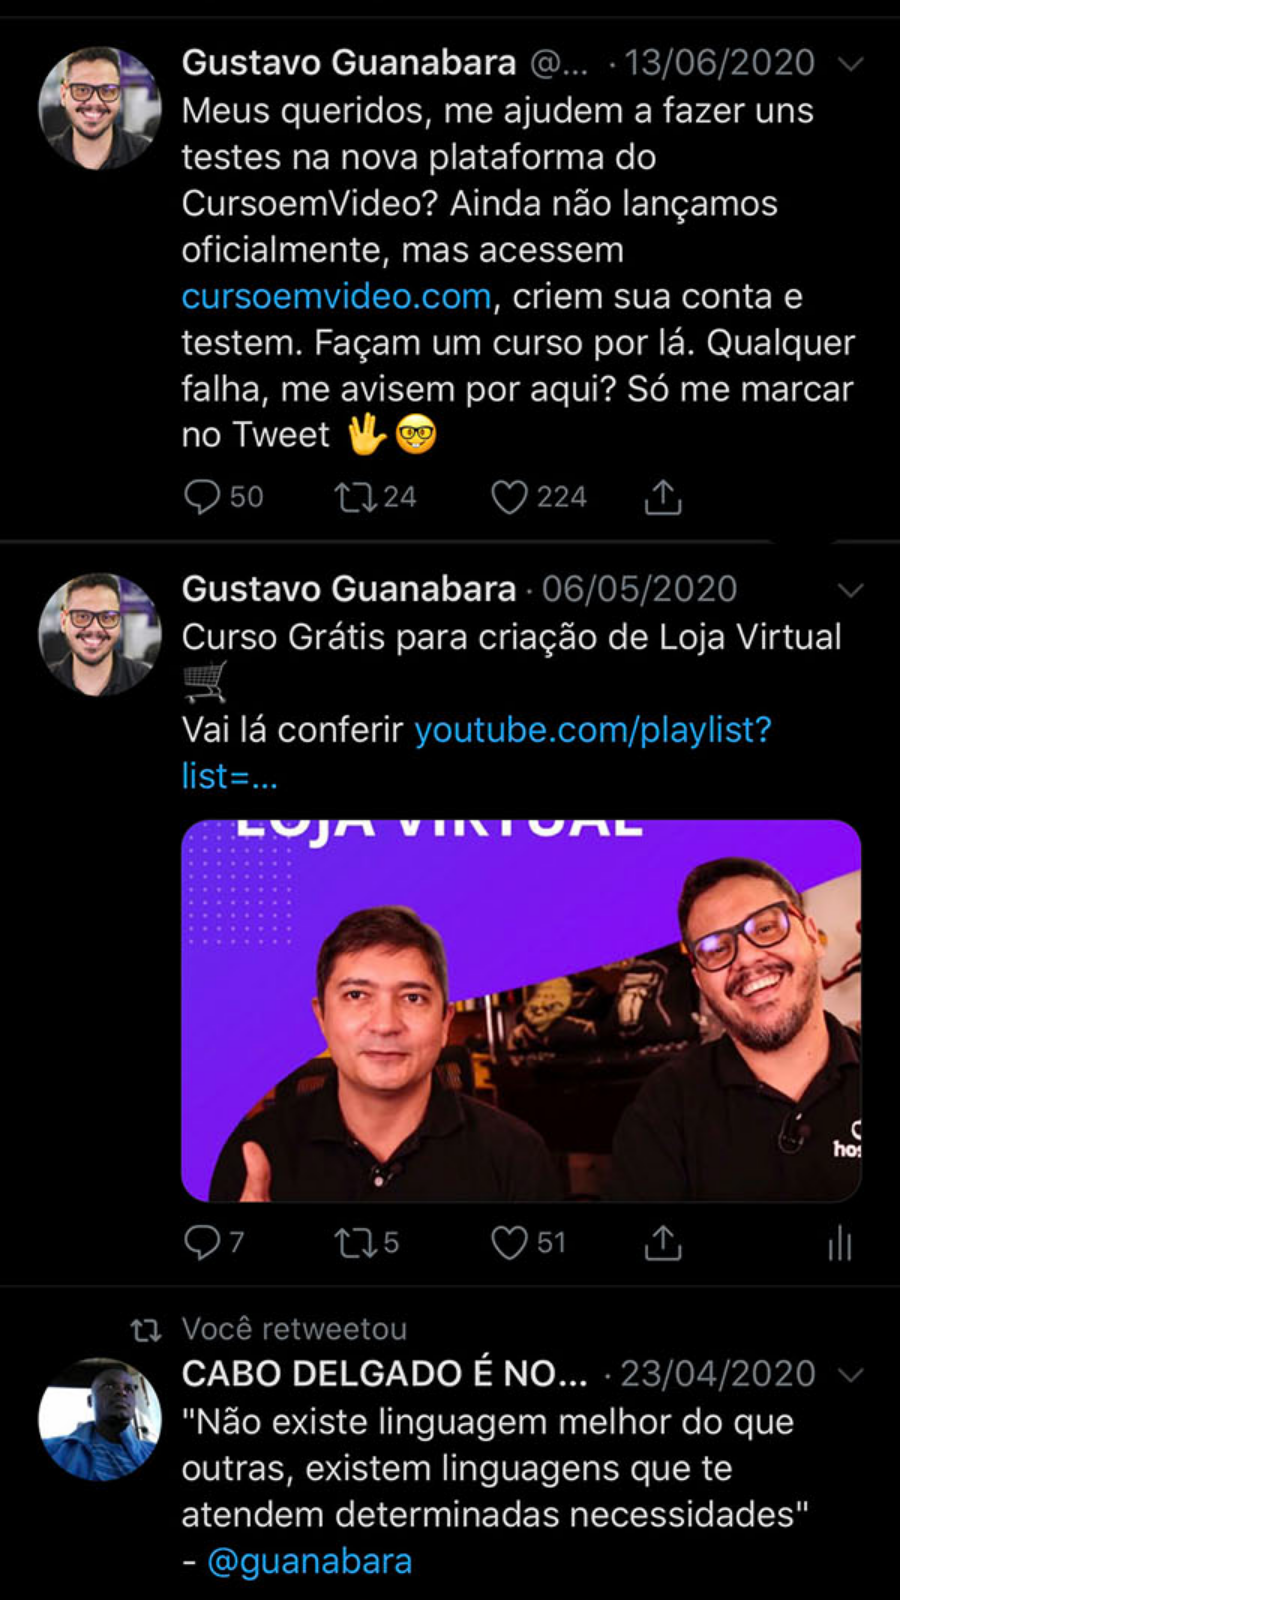
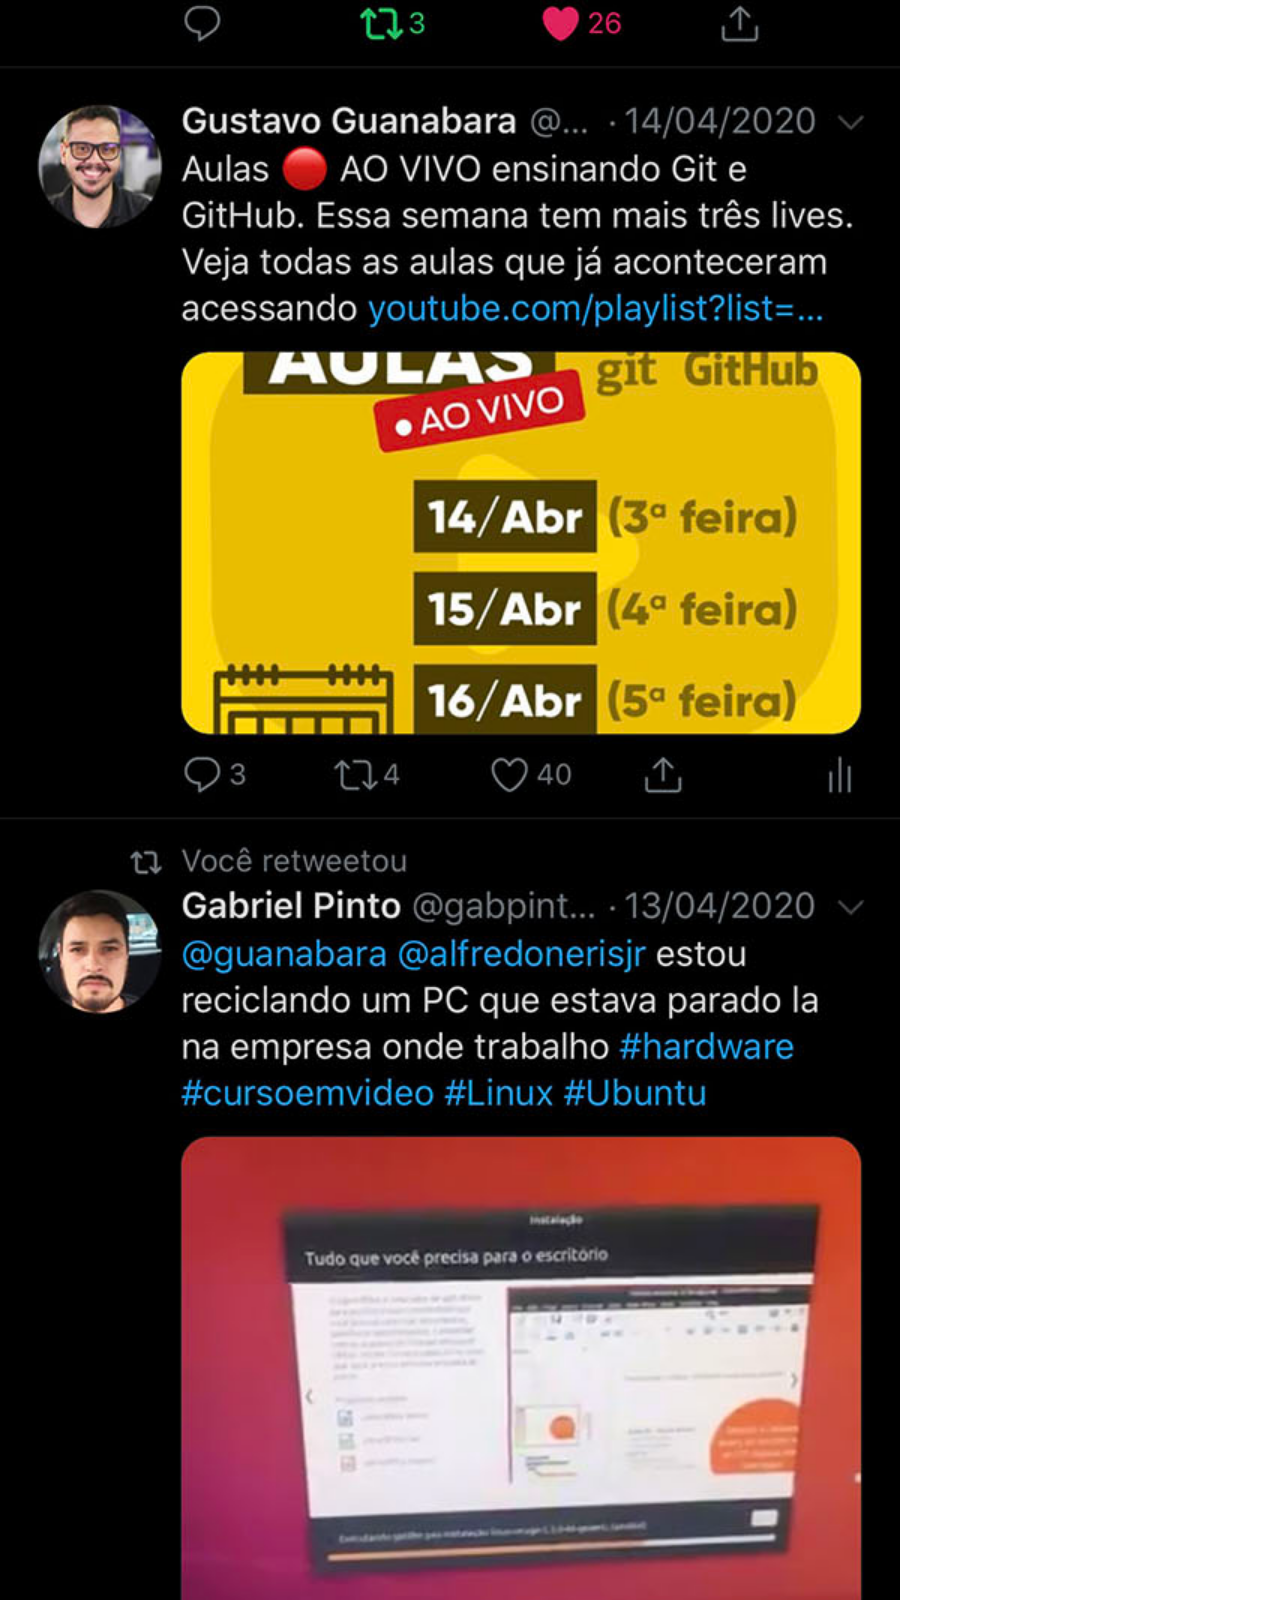
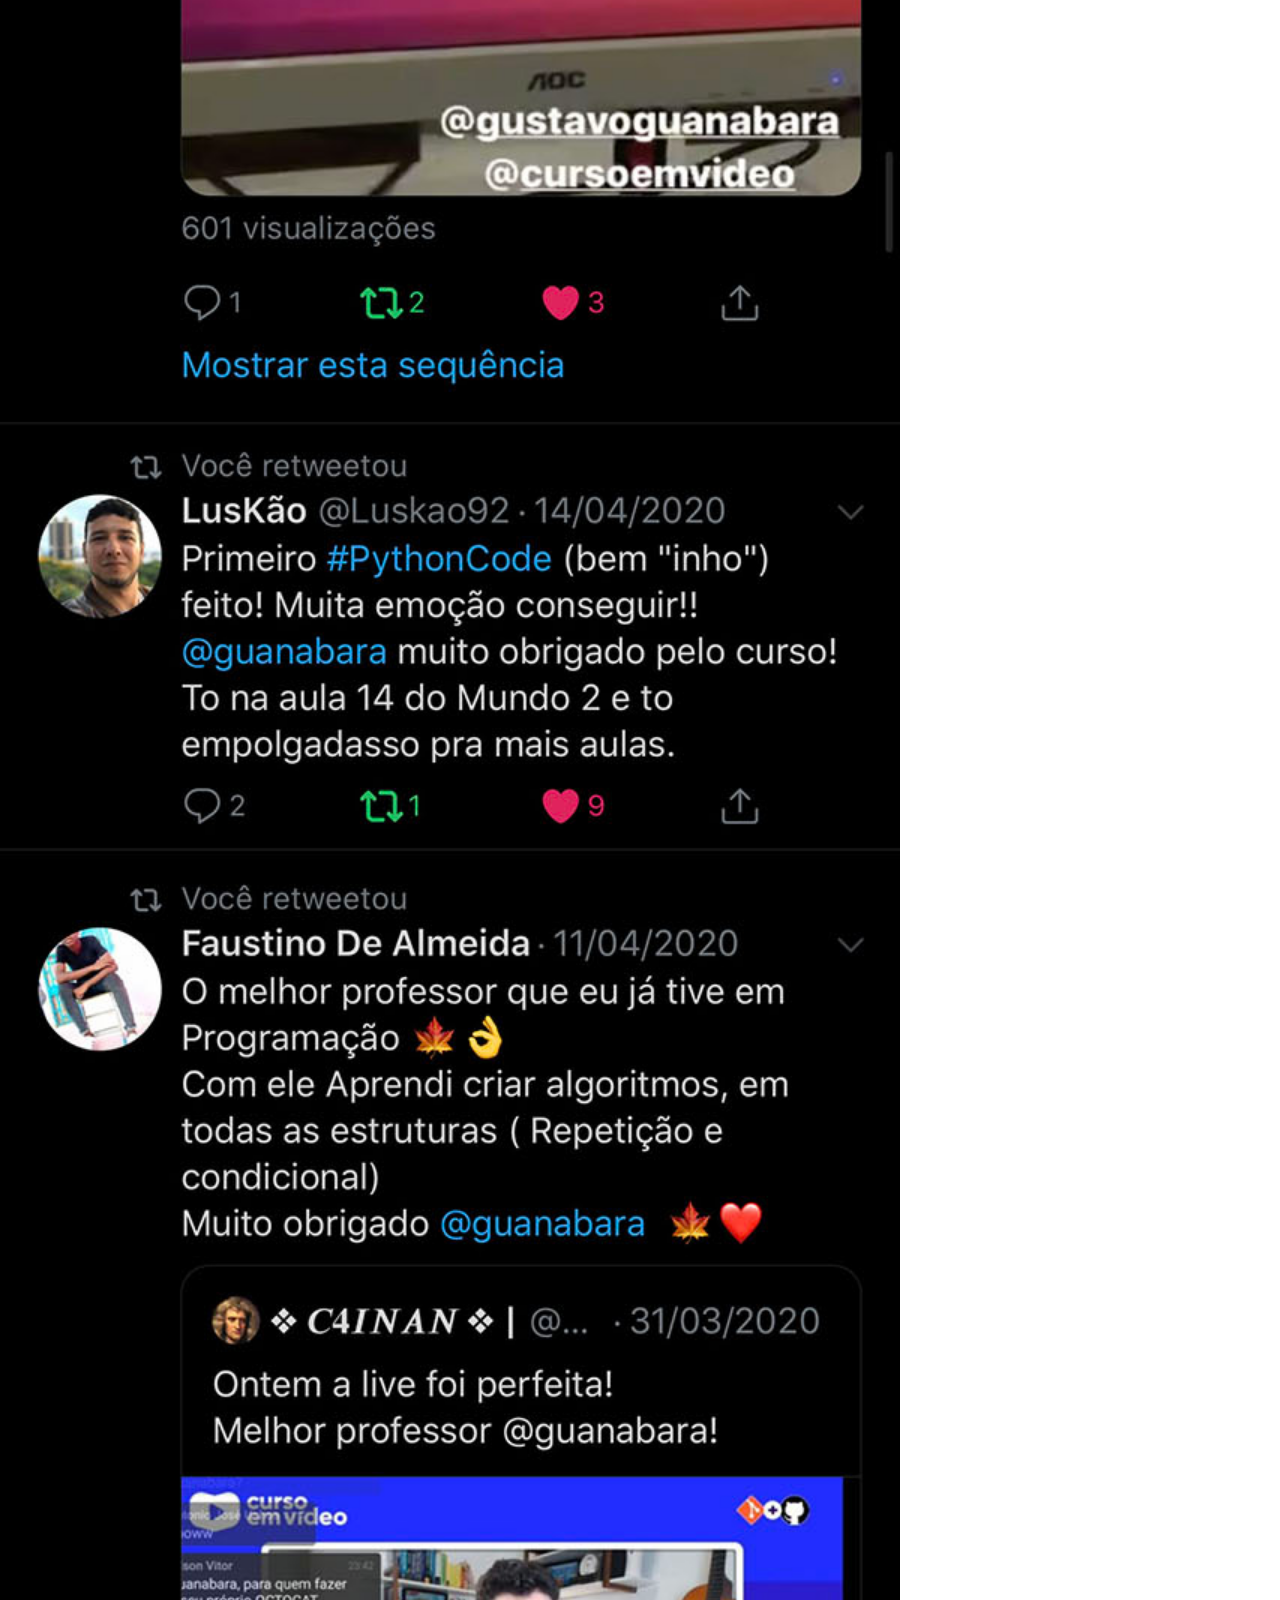
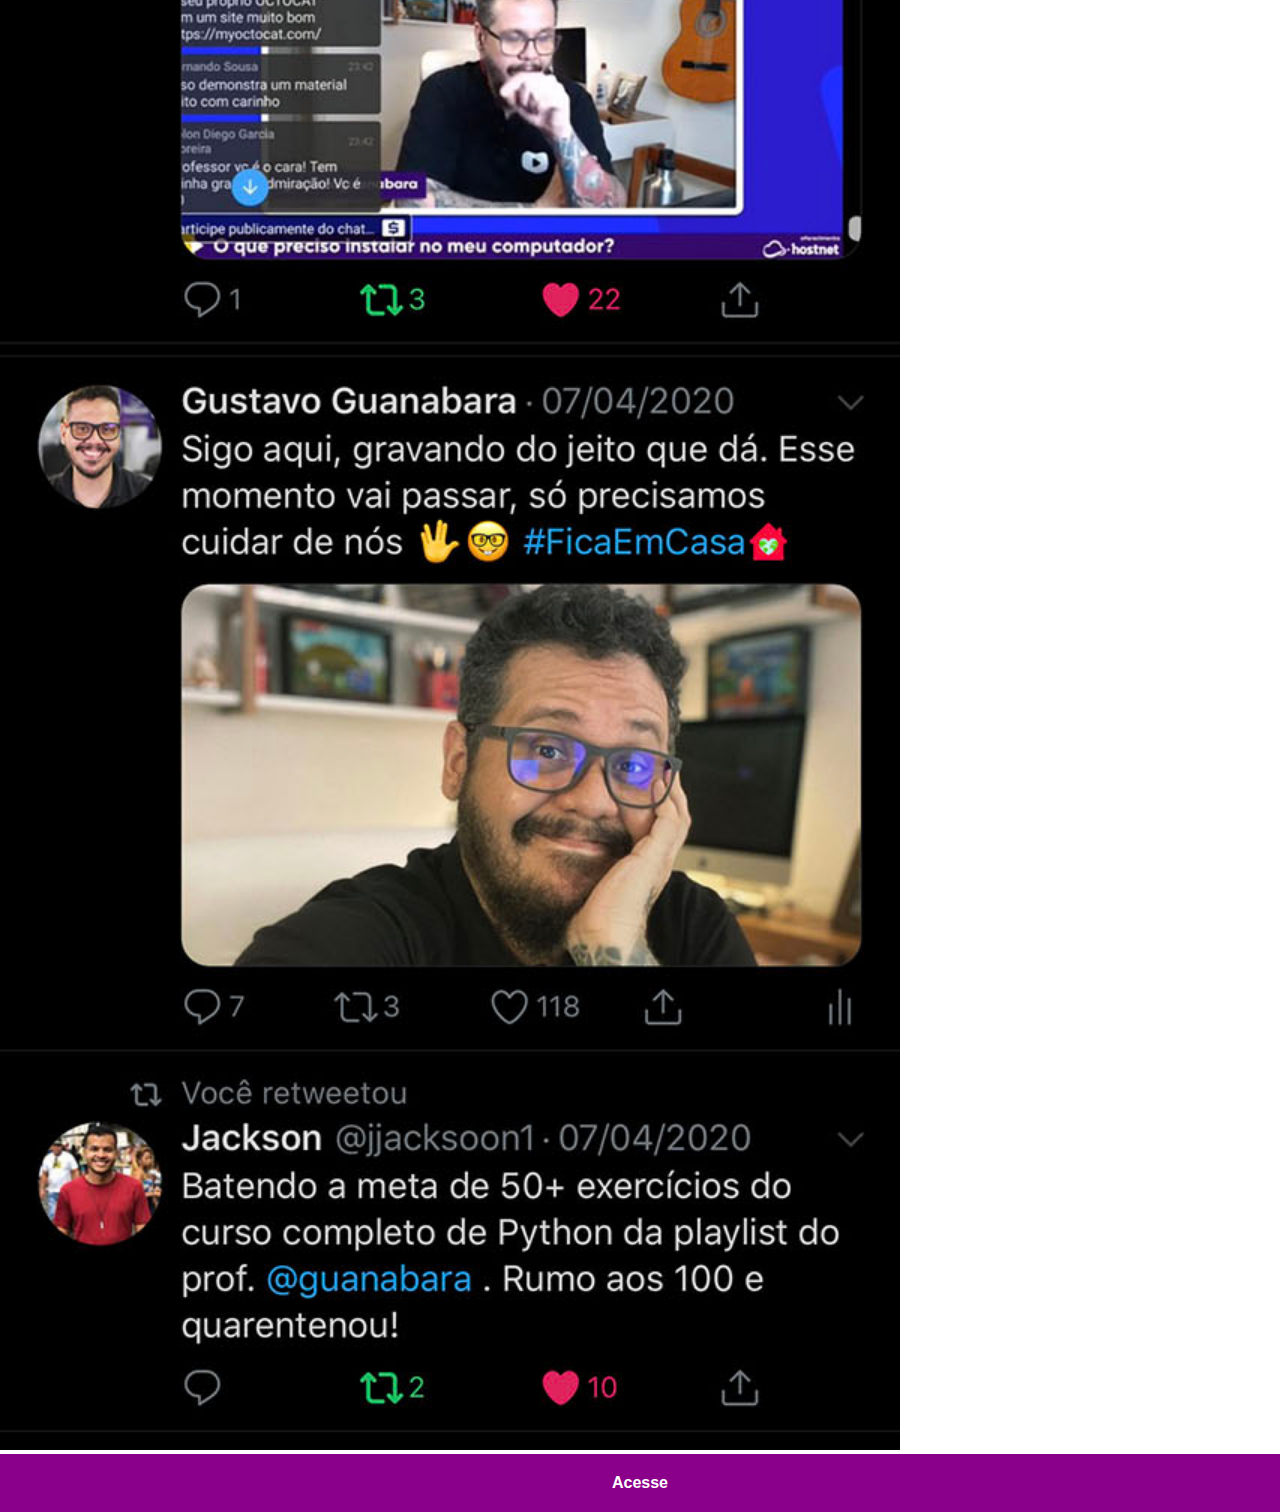
<file: twitter.html>
<!DOCTYPE html>
<html lang="pt-br">
<head>
    <meta charset="UTF-8">
    <meta http-equiv="X-UA-Compatible" content="IE=edge">
    <meta name="viewport" content="width=device-width, initial-scale=1.0">
    <title>Twitter</title>
    <link rel="stylesheet" href="estilo/tela.css">
</head>
<body>
    <img src="imagens/tela-twitter.jpg" alt="Twitter">
    <a href="https://twitter.com/login?lang=pt">Acesse</a>
</body>
</html>
</file>
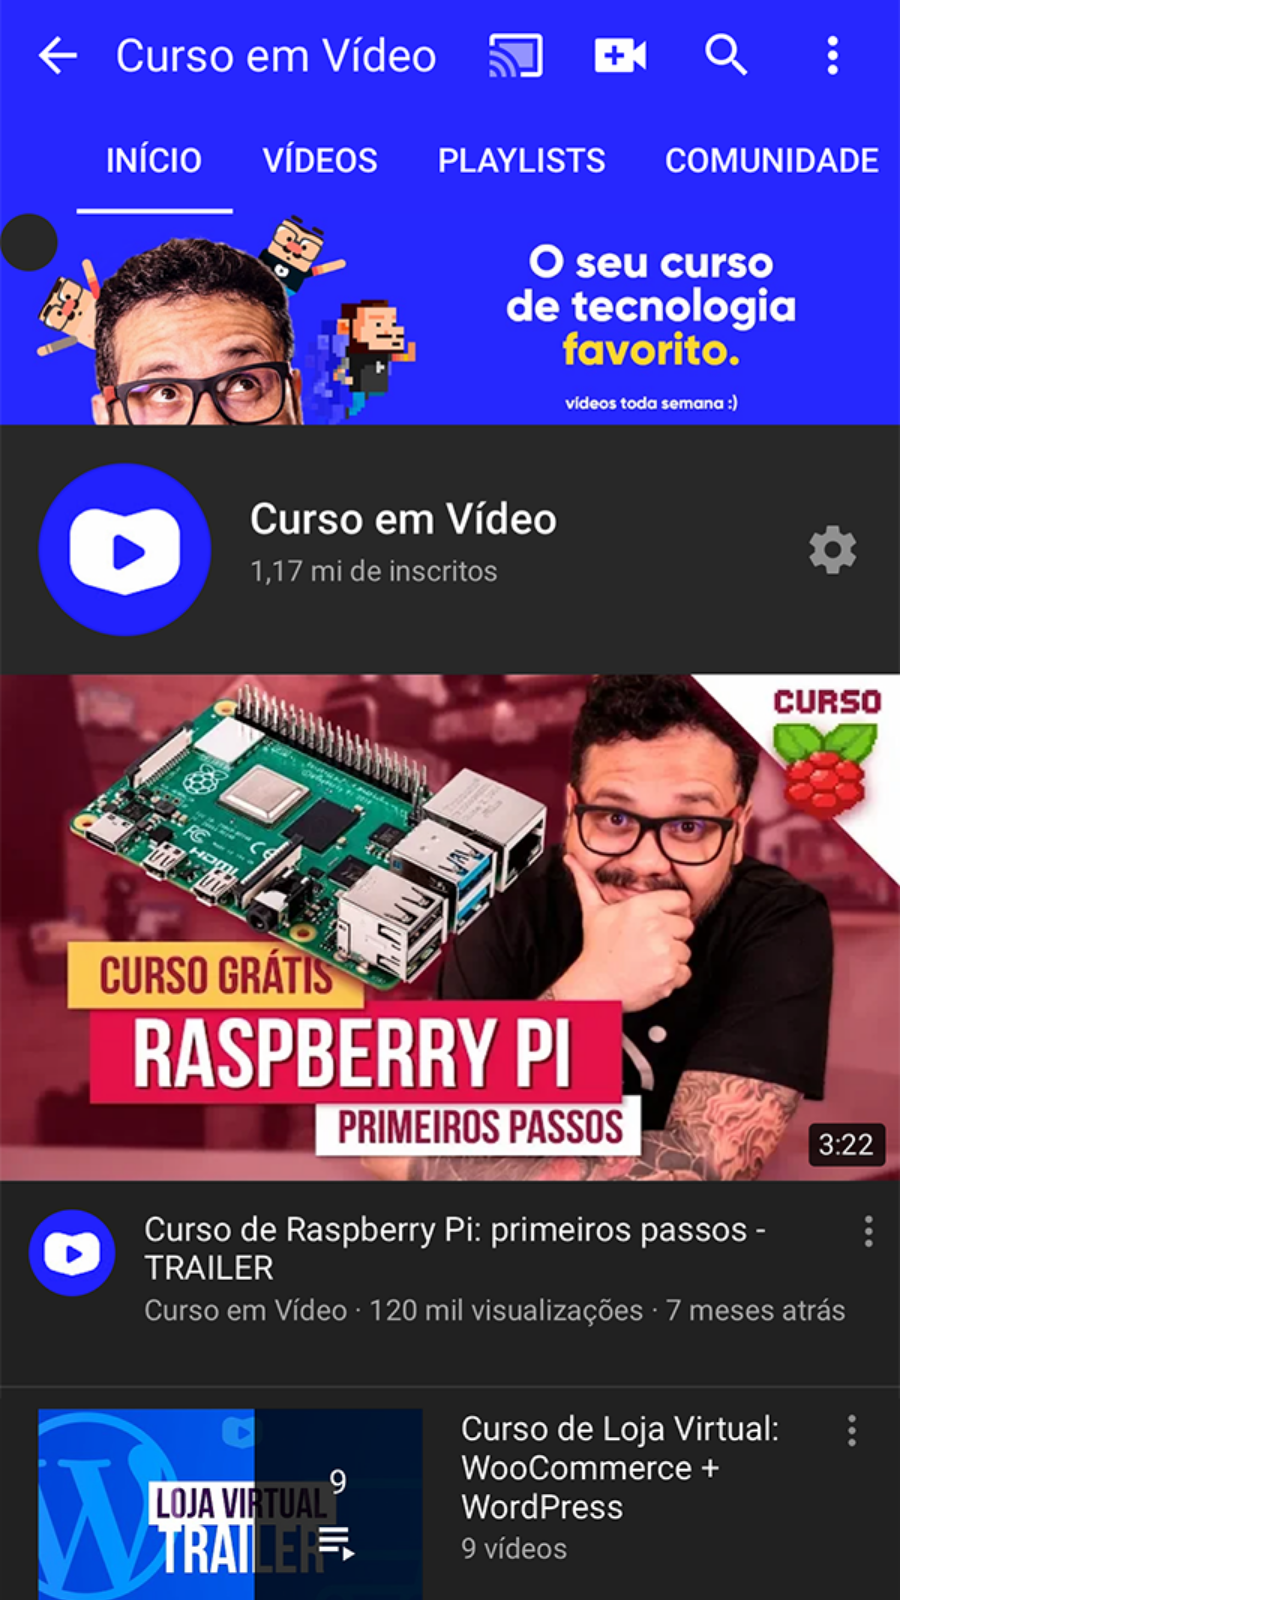
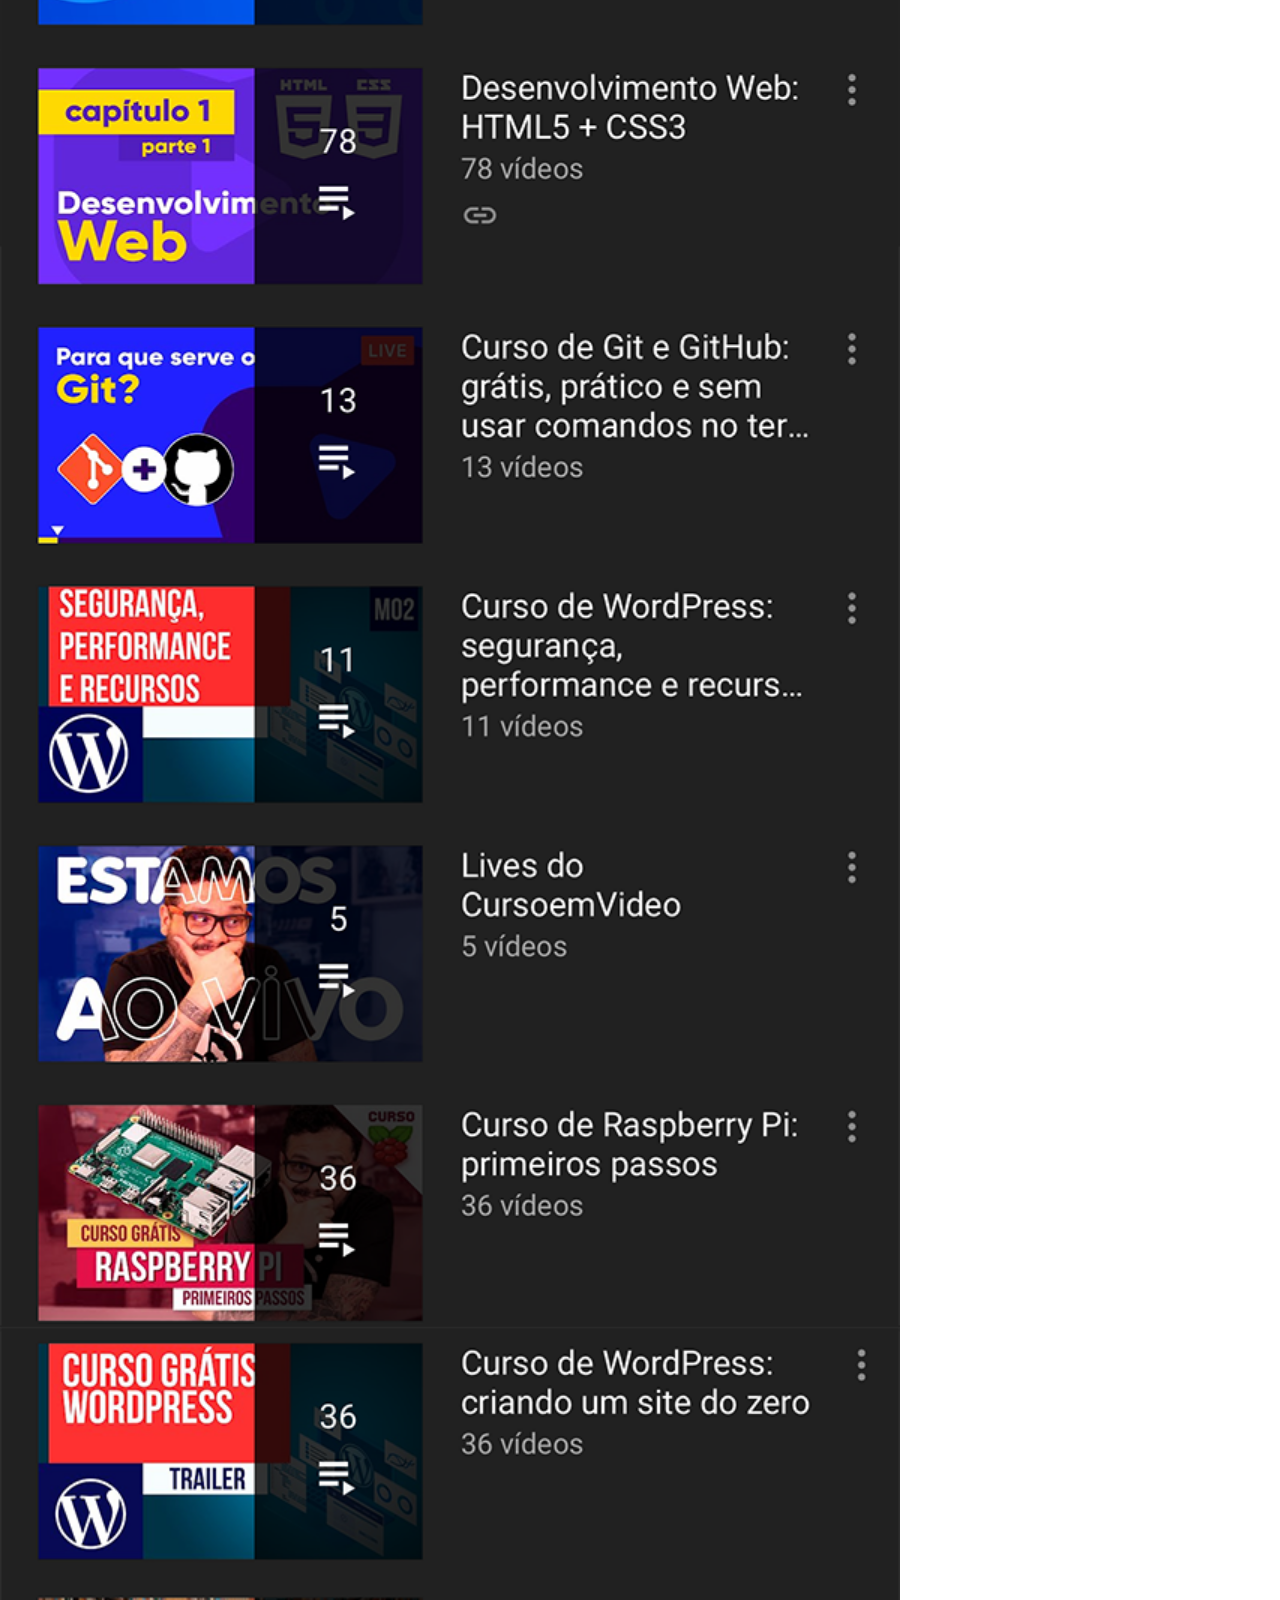
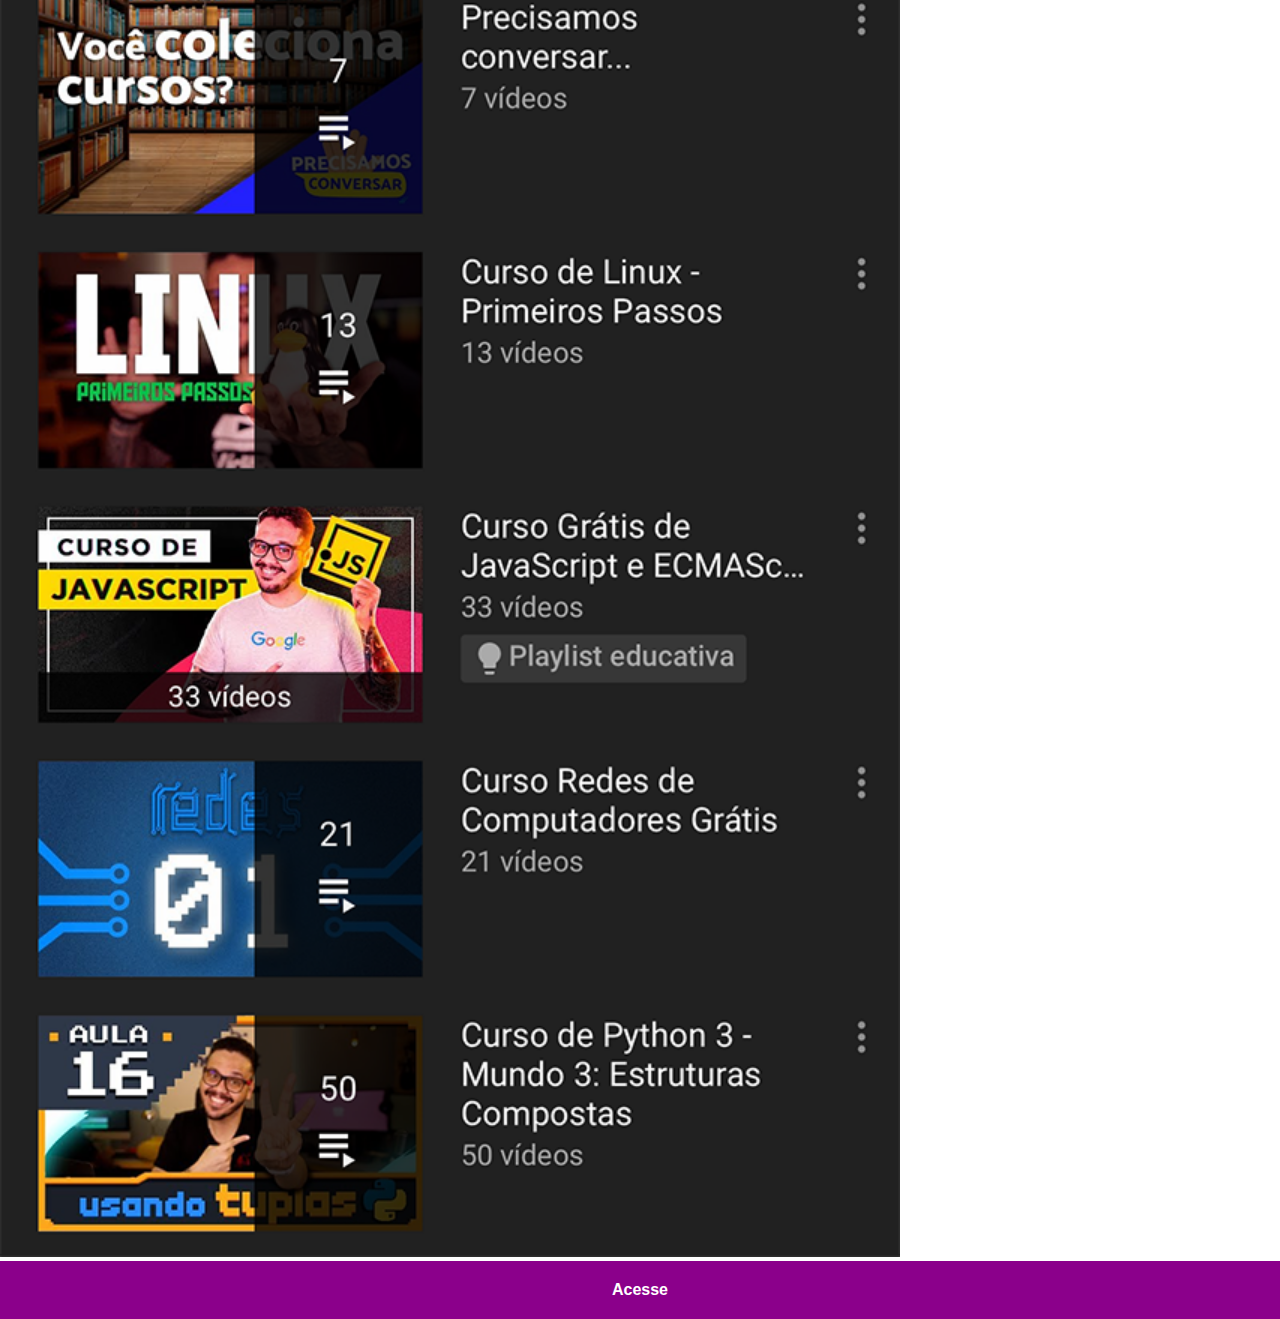
<file: youtube.html>
<!DOCTYPE html>
<html lang="pt-br">
<head>
    <meta charset="UTF-8">
    <meta http-equiv="X-UA-Compatible" content="IE=edge">
    <meta name="viewport" content="width=device-width, initial-scale=1.0">
    <title>Youtube</title>
    <link rel="stylesheet" href="estilo/tela.css">
</head>
<body>
    <img src="imagens/tela-youtube.png" alt="Youtube">
    <a href="http://www.youtube.com" target="_blank">Acesse</a>
</body>
</html>
</file>
<file: estilo/style.css>
* {
    margin: 0;
    padding: 0;
    font-family: Arial, Helvetica, sans-serif;
}

html, body {
    height: 100vh;
    width: 100vw;
    background-color: black;
}

body {
    background: url('../imagens/fundo-madeira.jpg') no-repeat top center;
    background-size: cover;
    background-attachment: fixed;
}

main {
    height: 100vh;
    position: relative;
}

#telefone {
    position: absolute;
    top: 50%;
    left: 50%;
    transform: translate(-50%, -50%);
    height: 627px;
    width: 307px;
    background: url('../imagens/frame-iphone.png');
}

#tela {
    position: relative;
    top: 80px;
    left: 21px;
    width: 267px;
    height: 477px;
}

#redes-sociais {
    text-align: right;
}

#redes-sociais img {
    width: 50px;
    border-radius: 50%;
    margin: 10px;
    box-shadow: 5px 5px 5px rgba(0, 0, 0, 0.400);
    box-sizing: border-box;
}

#redes-sociais img:hover {
    border: 2px solid rgba(255, 255, 255, 0.479);
    translate: -3px -3px;
    box-shadow: 5px 5px 10px rgba(0, 0, 0, 0.692);
    transition: translate .3s ;
}
</file>
<file: estilo/tela.css>
* {
    margin: 0;
    padding: 0;
    font-family: Arial, Helvetica, sans-serif;
}

::-webkit-scrollbar {
    width: 0;
    height: 0;
}

img {
    width: 100vh;
}

a {
    display: block;
    text-decoration: none;
    background-color: darkmagenta;
    color: white;
    text-align: center;
    padding: 20px;
    font-weight: bold;
}

a:hover {
    background-color: darkred;
}
</file>
<file: estilo/home.css>
* {
    margin: 0;
    padding: 0;
}

body {
    height: 100vh;
    width: 100vw;
    background: url('../imagens/tela-home.jpg') no-repeat top center;
    background-size: cover;
}
</file>
